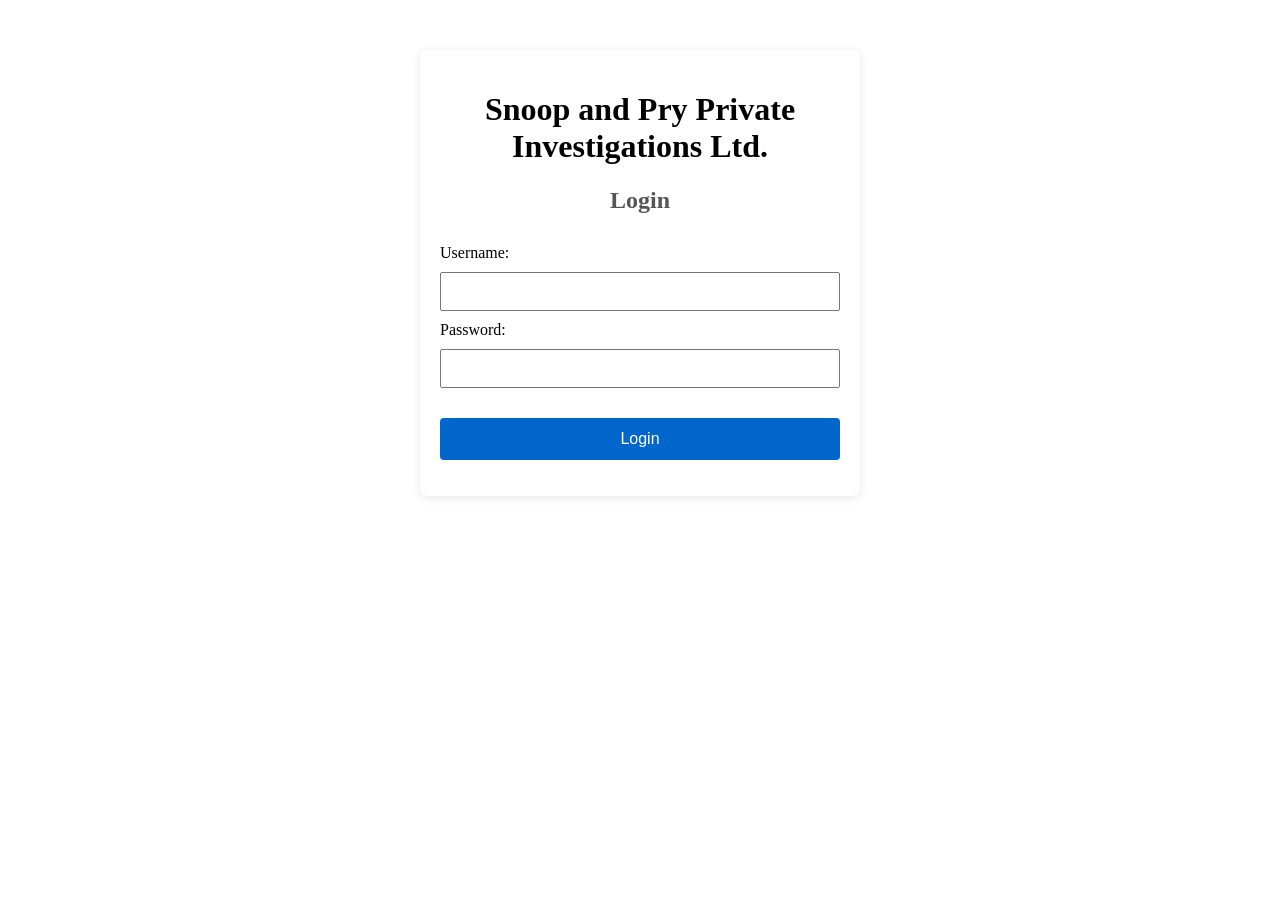
<file: Revision Website for Computer Laws/index.html>
<!DOCTYPE html>
<html lang="en">
<head>
    <meta charset="UTF-8">
    <meta name="viewport" content="width=device-width, initial-scale=1.0">
    <link rel="stylesheet" href="universal-styles.css">
    <title>Company Intranet - Login</title>
</head>
<body>
    <div style="max-width: 400px; margin: 50px auto; padding: 20px; background: white; border-radius: 8px; box-shadow: 0 2px 10px rgba(0,0,0,0.1);">
        <h1 style="text-align: center;">Snoop and Pry Private Investigations Ltd.</h1>
        <h2 style="text-align: center; color: #555;">Login</h2>
        
        <div style="margin-top: 30px;">
            <label for="username">Username:</label><br>
            <input type="text" id="username" style="width: 100%; padding: 10px; margin: 10px 0; box-sizing: border-box;"><br>
            
            <label for="password">Password:</label><br>
            <input type="password" id="password" style="width: 100%; padding: 10px; margin: 10px 0; box-sizing: border-box;"><br>
            
            <button onclick="login()" style="width: 100%; padding: 12px; margin-top: 20px; background-color: #0066cc; color: white; border: none; border-radius: 4px; cursor: pointer; font-size: 16px;">Login</button>
            <p id="loginError" style="color: red; text-align: center; margin-top: 15px;"></p>
        </div>
    </div>
    
    <script src="authenticationCode.js"></script>
</body>
</html>
</file>
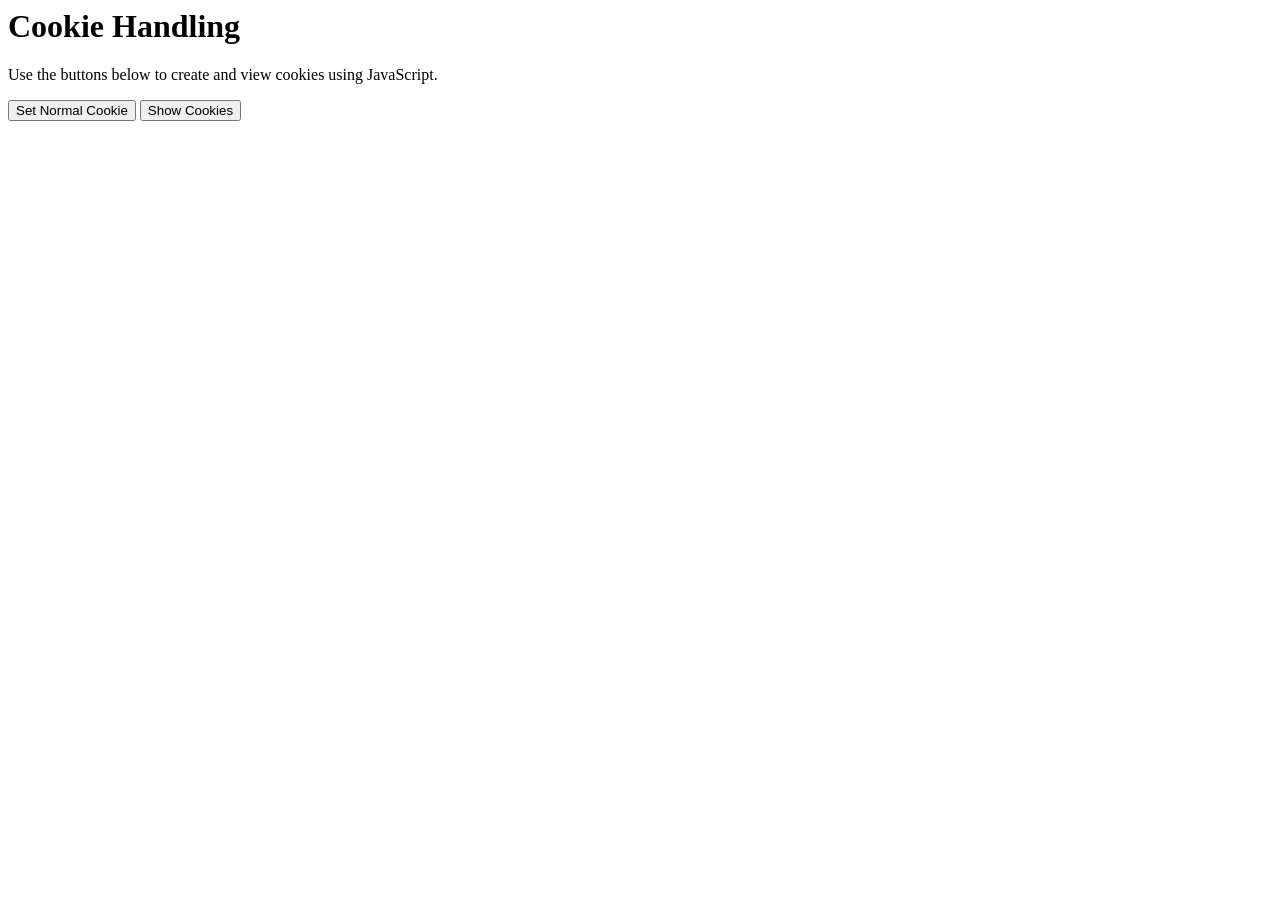
<file: Andy Website -- Cookie Demo/CookieDemoInWebsite.html>
<html>
<head>
 <title>Cookie Handling Demo</title>
</head>
<body>
  <h1>Cookie Handling</h1>
  <p>Use the buttons below to create and view cookies using JavaScript.</p>
  <button onclick="setNormalCookie()">Set Normal Cookie</button>
  <button onclick="showCookies()">Show Cookies</button>
  <pre id="output"></pre>
  <script>
  function setNormalCookie() {
      // Sets a normal cookie (JavaScript can read it)
      document.cookie = "user=Andy Stanway; path=/";
      document.getElementById("output").textContent = 
        "A cookie has been created";
    }
  function showCookies() {
      // Shows all cookies visible in JavaScript
      document.getElementById("output").textContent =
        "The following cookies are visible in JavaScript:\n" + document.cookie;
    }
  </script>
</body>
</html>
</file>
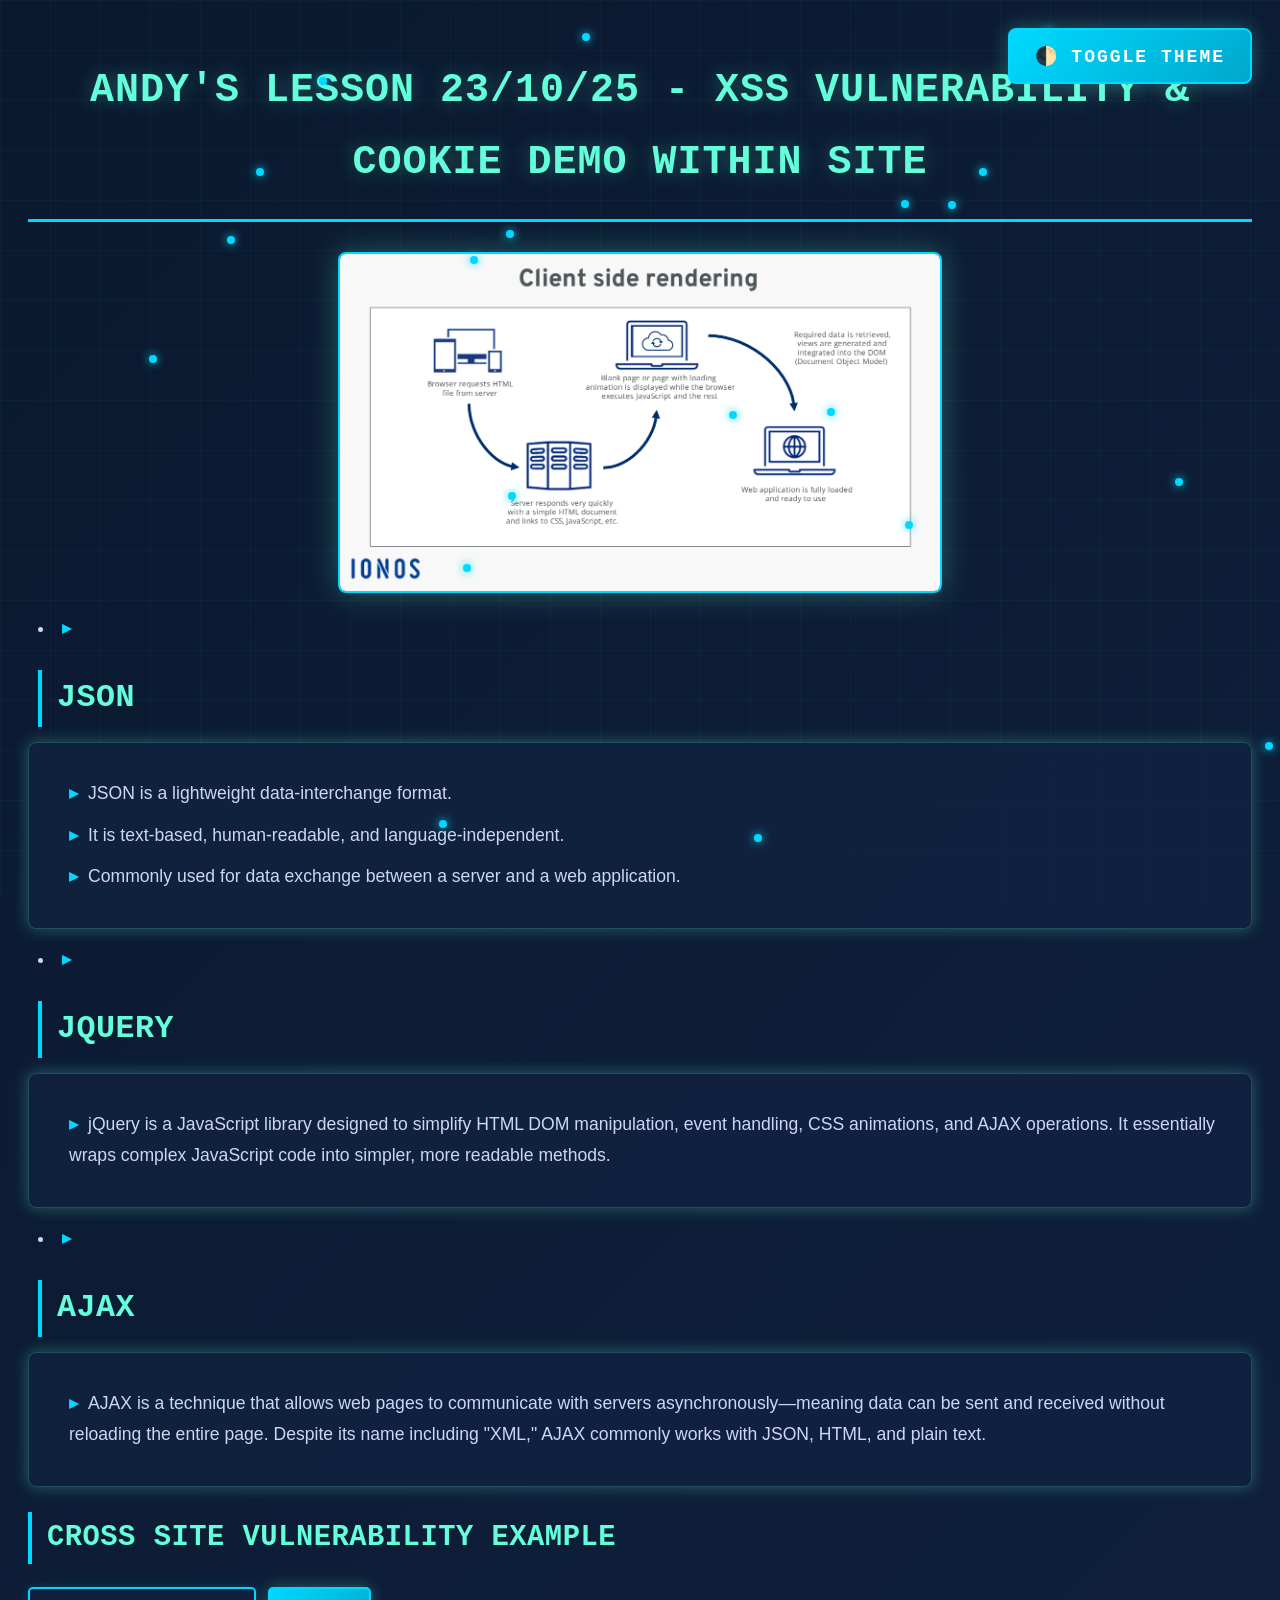
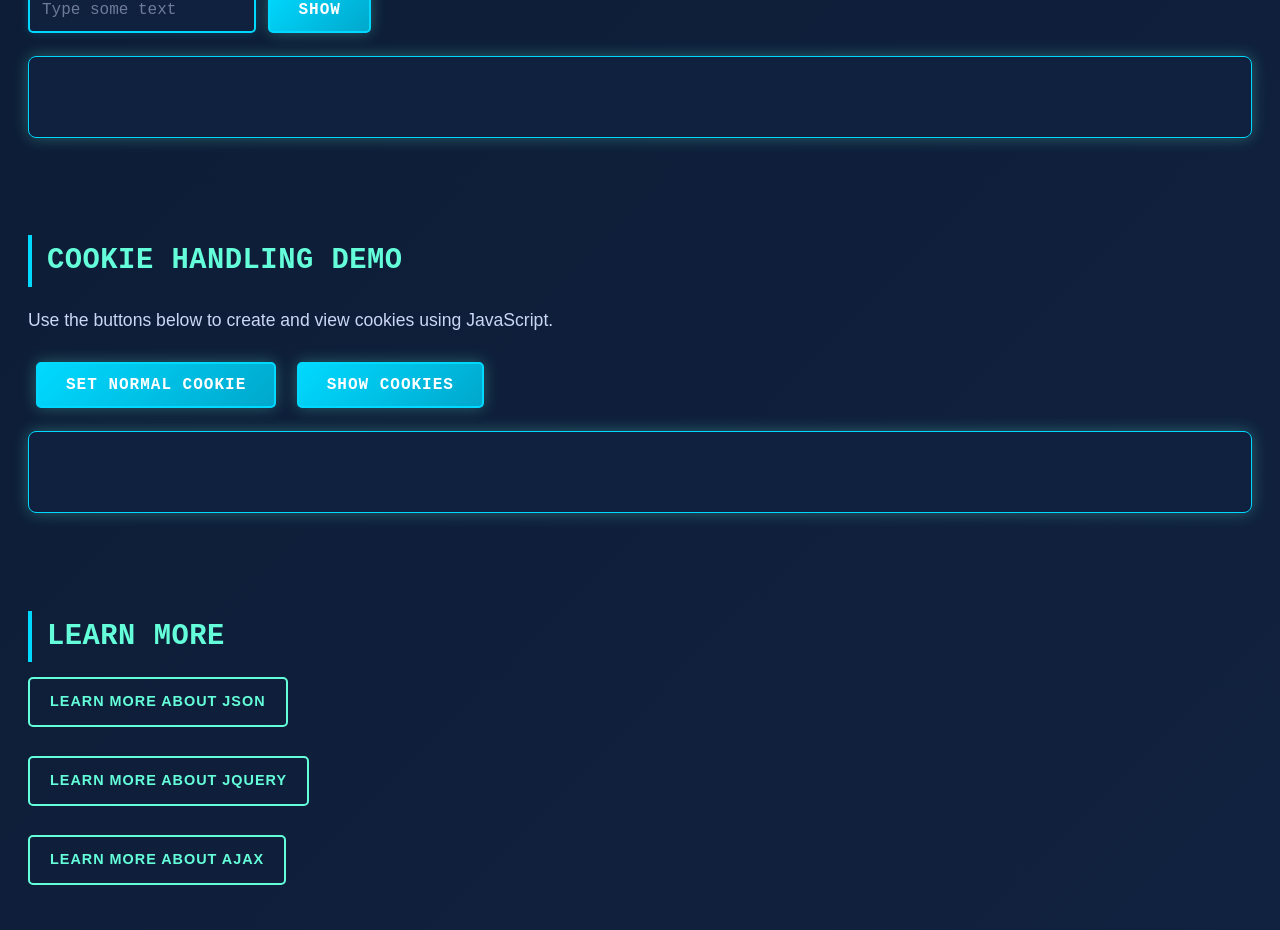
<file: Andy Website with XSS demo/andylesson23-10-25.html>
<!DOCTYPE html>
<html lang="en">
<head>
    <meta charset="UTF-8">
    <meta name="viewport" content="width=device-width, initial-scale=1">
    <title>Client-Side and Server-Side Scripts</title>
    <style>
        :root {
            --bg-gradient-1: #0a192f;
            --bg-gradient-2: #112240;
            --bg-hover-1: #1a2332;
            --bg-hover-2: #172a45;
            --text-primary: #64ffda;
            --text-secondary: #ccd6f6;
            --card-bg: rgba(17, 34, 64, 0.95);
            --button-gradient-1: #00d9ff;
            --button-gradient-2: #00a8cc;
            --link-color: #64ffda;
            --shadow-color: rgba(100, 255, 218, 0.3);
            --border-color: #00d9ff;
            --accent-cyan: #00d9ff;
            --accent-teal: #64ffda;
        }
        
        body.dark-mode {
            --bg-gradient-1: #000000;
            --bg-gradient-2: #0d1117;
            --bg-hover-1: #161b22;
            --bg-hover-2: #1f2937;
            --text-primary: #00ff88;
            --text-secondary: #c9d1d9;
            --card-bg: rgba(22, 27, 34, 0.95);
            --button-gradient-1: #ff006e;
            --button-gradient-2: #8338ec;
            --link-color: #ff006e;
            --shadow-color: rgba(255, 0, 110, 0.4);
            --border-color: #ff006e;
            --accent-cyan: #00ff88;
            --accent-teal: #00e5ff;
        }
        
        * {
            transition: background-color 0.5s ease, color 0.5s ease, border-color 0.5s ease;
        }
        
        .center-image {
            display: block;
            margin-left: auto;
            margin-right: auto;
            max-width: 100%;
            height: auto;
        }
        
        .image-container {
            text-align: center;
            margin: 20px 0;
        }
        
        /* Theme Toggle Button */
        .theme-toggle {
            position: fixed;
            top: 20px;
            right: 20px;
            z-index: 1000;
            background: linear-gradient(135deg, var(--button-gradient-1) 0%, var(--button-gradient-2) 100%);
            color: white;
            border: 2px solid var(--accent-cyan);
            padding: 15px 25px;
            font-size: 18px;
            border-radius: 8px;
            cursor: pointer;
            box-shadow: 0 0 20px var(--shadow-color);
            transition: all 0.3s ease;
            font-weight: bold;
            font-family: 'Courier New', monospace;
            text-transform: uppercase;
            letter-spacing: 2px;
        }
        
        .theme-toggle:hover {
            transform: scale(1.05);
            box-shadow: 0 0 30px var(--shadow-color);
            border-color: var(--accent-teal);
        }
        
        .theme-toggle:active {
            transform: scale(0.95);
        }
        
        /* Animated Stars for Dark Mode */
        .star {
            position: fixed;
            width: 2px;
            height: 2px;
            background: var(--accent-cyan);
            border-radius: 50%;
            animation: twinkle 3s infinite;
            pointer-events: none;
            box-shadow: 0 0 5px var(--accent-cyan);
        }
        
        @keyframes twinkle {
            0%, 100% { opacity: 0; transform: scale(1); }
            50% { opacity: 1; transform: scale(1.5); }
        }
        
        /* Animated Particles for Light Mode */
        .particle {
            position: fixed;
            width: 8px;
            height: 8px;
            background: var(--accent-cyan);
            border-radius: 50%;
            animation: float 6s infinite ease-in-out;
            pointer-events: none;
            box-shadow: 0 0 10px var(--accent-cyan);
        }
        
        @keyframes float {
            0%, 100% { transform: translateY(0) translateX(0); opacity: 0.3; }
            25% { transform: translateY(-30px) translateX(20px); opacity: 0.8; }
            50% { transform: translateY(-60px) translateX(-10px); opacity: 1; }
            75% { transform: translateY(-30px) translateX(-20px); opacity: 0.8; }
        }
        
        /* Interactive CSS Styles */
        body {
            font-family: 'Segoe UI', 'Roboto', 'Helvetica Neue', sans-serif;
            line-height: 1.8;
            padding: 20px;
            background: linear-gradient(135deg, var(--bg-gradient-1) 0%, var(--bg-gradient-2) 100%);
            transition: background 0.5s ease;
            position: relative;
            overflow-x: hidden;
            color: var(--text-secondary);
        }
        
        body:hover {
            background: linear-gradient(135deg, var(--bg-hover-1) 0%, var(--bg-hover-2) 100%);
        }
        
        h1 {
            text-align: center;
            color: var(--text-primary);
            text-shadow: 0 0 20px var(--shadow-color);
            transition: transform 0.3s ease, color 0.5s ease;
            animation: slideInDown 1s ease;
            font-size: 2.5em;
            font-weight: 700;
            letter-spacing: 1px;
            margin-bottom: 30px;
            text-transform: uppercase;
            font-family: 'Courier New', monospace;
            border-bottom: 3px solid var(--accent-cyan);
            padding-bottom: 20px;
        }
        
        @keyframes slideInDown {
            from {
                transform: translateY(-50px);
                opacity: 0;
            }
            to {
                transform: translateY(0);
                opacity: 1;
            }
        }
        
        h1:hover {
            transform: scale(1.02);
            text-shadow: 0 0 30px var(--shadow-color);
        }
        
        h2 {
            color: var(--text-primary);
            transition: color 0.3s ease, transform 0.3s ease;
            cursor: pointer;
            animation: fadeIn 1s ease;
            font-size: 1.8em;
            font-weight: 600;
            margin-top: 25px;
            margin-bottom: 15px;
            letter-spacing: 0.5px;
            font-family: 'Courier New', monospace;
            text-transform: uppercase;
            border-left: 4px solid var(--accent-cyan);
            padding-left: 15px;
        }
        
        @keyframes fadeIn {
            from { opacity: 0; }
            to { opacity: 1; }
        }
        
        h2:hover {
            color: var(--accent-cyan);
            transform: translateX(10px);
            text-shadow: 0 0 15px var(--shadow-color);
        }
        
        li {
            transition: transform 0.2s ease, color 0.2s ease;
            cursor: pointer;
            font-size: 1.1em;
            line-height: 1.8;
            margin: 10px 0;
            color: var(--text-secondary);
            position: relative;
            padding-left: 10px;
        }
        
        li:hover {
            transform: translateX(10px);
            color: var(--accent-cyan);
            font-weight: 500;
        }
        
        li:before {
            content: "▸";
            color: var(--accent-cyan);
            font-weight: bold;
            margin-right: 10px;
        }
        
        a {
            color: var(--link-color);
            text-decoration: none;
            font-weight: 600;
            padding: 10px 20px;
            border-radius: 5px;
            transition: all 0.3s ease;
            display: inline-block;
            border: 2px solid var(--link-color);
            text-transform: uppercase;
            letter-spacing: 1px;
            font-size: 0.9em;
        }
        
        a:hover {
            background-color: var(--link-color);
            color: #0a192f;
            transform: translateY(-3px);
            box-shadow: 0 5px 20px var(--shadow-color);
        }
        
        button {
            background: linear-gradient(135deg, var(--button-gradient-1) 0%, var(--button-gradient-2) 100%);
            color: white;
            border: 2px solid var(--accent-cyan);
            padding: 12px 28px;
            font-size: 16px;
            border-radius: 5px;
            cursor: pointer;
            margin: 8px;
            transition: all 0.3s ease;
            box-shadow: 0 0 15px var(--shadow-color);
            font-weight: 600;
            text-transform: uppercase;
            letter-spacing: 1px;
            font-family: 'Courier New', monospace;
        }
        
        button:hover {
            transform: translateY(-3px);
            box-shadow: 0 5px 25px var(--shadow-color);
            background: linear-gradient(135deg, var(--button-gradient-2) 0%, var(--button-gradient-1) 100%);
            border-color: var(--accent-teal);
        }
        
        button:active {
            transform: translateY(-1px);
            box-shadow: 0 2px 15px var(--shadow-color);
        }
        
        input {
            padding: 12px;
            border: 2px solid var(--border-color);
            border-radius: 5px;
            font-size: 16px;
            transition: all 0.3s ease;
            outline: none;
            background-color: var(--card-bg);
            color: var(--text-secondary);
            font-family: 'Courier New', monospace;
            box-shadow: 0 0 10px rgba(0, 217, 255, 0.2);
        }
        
        input:focus {
            border-color: var(--link-color);
            box-shadow: 0 0 20px var(--shadow-color);
            transform: scale(1.02);
        }
        
        input:hover {
            border-color: var(--link-color);
        }
        
        input::placeholder {
            color: rgba(204, 214, 246, 0.5);
        }
        
        #out, #output {
            background-color: var(--card-bg);
            padding: 20px;
            border-radius: 8px;
            margin: 15px 0;
            min-height: 40px;
            transition: all 0.3s ease;
            box-shadow: 0 0 15px var(--shadow-color);
            color: var(--text-secondary);
            border: 1px solid var(--border-color);
            font-family: 'Courier New', monospace;
            font-size: 1.05em;
        }
        
        #out:hover, #output:hover {
            box-shadow: 0 0 25px var(--shadow-color);
            transform: scale(1.01);
            border-color: var(--accent-cyan);
        }
        
        ul {
            background-color: var(--card-bg);
            padding: 25px 30px;
            border-radius: 8px;
            margin: 15px 0;
            transition: all 0.3s ease;
            box-shadow: 0 0 15px var(--shadow-color);
            animation: slideInUp 0.8s ease;
            border: 1px solid rgba(100, 255, 218, 0.2);
            list-style: none;
        }
        
        @keyframes slideInUp {
            from {
                transform: translateY(30px);
                opacity: 0;
            }
            to {
                transform: translateY(0);
                opacity: 1;
            }
        }
        
        ul:hover {
            box-shadow: 0 0 30px var(--shadow-color);
            transform: translateY(-5px);
            border-color: var(--accent-cyan);
        }
        
        img {
            transition: all 0.5s ease;
            border-radius: 8px;
            box-shadow: 0 0 30px var(--shadow-color);
            animation: zoomIn 1s ease;
            border: 2px solid var(--accent-cyan);
        }
        
        @keyframes zoomIn {
            from {
                transform: scale(0.8);
                opacity: 0;
            }
            to {
                transform: scale(1);
                opacity: 1;
            }
        }
        
        img:hover {
            transform: scale(1.03);
            box-shadow: 0 0 50px var(--shadow-color);
        }
        
        pre {
            background-color: var(--card-bg);
            border-left: 4px solid var(--border-color);
            padding: 20px;
            transition: all 0.3s ease;
            color: var(--text-secondary);
            font-family: 'Courier New', monospace;
            font-size: 1em;
            border-radius: 5px;
            box-shadow: 0 0 10px rgba(0, 0, 0, 0.3);
        }
        
        pre:hover {
            border-left-width: 8px;
            padding-left: 25px;
            box-shadow: 0 0 20px var(--shadow-color);
        }
        
        p {
            color: var(--text-secondary);
            transition: color 0.5s ease;
            font-size: 1.1em;
            line-height: 1.8;
        }
        
        /* Pulse animation for interactive elements */
        @keyframes pulse {
            0%, 100% { transform: scale(1); }
            50% { transform: scale(1.02); }
        }
        
        .pulse {
            animation: pulse 2s infinite;
        }
        
        /* Cyber grid background effect */
        body::before {
            content: "";
            position: fixed;
            top: 0;
            left: 0;
            width: 100%;
            height: 100%;
            background-image: 
                linear-gradient(rgba(100, 255, 218, 0.03) 1px, transparent 1px),
                linear-gradient(90deg, rgba(100, 255, 218, 0.03) 1px, transparent 1px);
            background-size: 50px 50px;
            pointer-events: none;
            z-index: -1;
        }
    </style>
</head>
<body>
    <!-- Theme Toggle Button -->
    <button class="theme-toggle" onclick="toggleTheme()">🌓 Toggle Theme</button>
    
    <!-- Animated Background Elements Container -->
    <div id="bg-elements"></div>
    
    <h1>Andy's Lesson 23/10/25 - XSS Vulnerability & Cookie Demo within Site</h1>
    
    <!-- Centered Image Section -->
    <div class="image-container">
        <img src="Client-side-rendering-diagram.png" alt="Image of Client-Side Scripting/Rendering" class="center-image" width="600">
    </div>
    
    <p>
<li><h2>JSON</h2></li>
<ul type="">
    <li>JSON is a lightweight data-interchange format.</li>
    <li>It is text-based, human-readable, and language-independent.</li>
    <li>Commonly used for data exchange between a server and a web application.</li>
</ul>
<li><h2>jQuery</h2></li>
<ul>
    <li>jQuery is a JavaScript library designed to simplify HTML DOM manipulation, event handling, CSS animations, and AJAX operations. It essentially wraps complex JavaScript code into simpler, more readable methods.</li>
</ul>
<li><h2>AJAX</h2></li>
<ul>
    <li>AJAX is a technique that allows web pages to communicate with servers asynchronously—meaning data can be sent and received without reloading the entire page. Despite its name including "XML," AJAX commonly works with JSON, HTML, and plain text.</li>
</ul>
 <h2>Cross site Vulnerability Example</h2>
 
    <input id="q" placeholder="Type some text" />
    <button id="go">Show</button>
    <div id="out"></div>
 
    <script>
      document.getElementById('go').onclick = function () {
        const text = document.getElementById('q').value;
        document.getElementById('out').innerHTML = "You typed: " + text;
      };
    </script>
<br></br>
<h2>Cookie Handling Demo</h2>
<p>Use the buttons below to create and view cookies using JavaScript.</p>
<button onclick="setNormalCookie()">Set Normal Cookie</button>
<button onclick="showCookies()">Show Cookies</button>
<pre id="output"></pre>
<script>
function setNormalCookie() {
    // Gets the text from the XSS input box and saves it as a cookie
    const text = document.getElementById('q').value;
    if (text) {
        document.cookie = "userInput=" + encodeURIComponent(text) + "; path=/";
        document.getElementById("output").textContent = 
          "Cookie created with value: " + text;
    } else {
        document.getElementById("output").textContent = 
          "Please type something in the text box above first!";
    }
  }
function showCookies() {
    // Shows all cookies visible in JavaScript
    const cookies = document.cookie;
    if (cookies && cookies.trim() !== '') {
        document.getElementById("output").textContent =
          "The following cookies are visible in JavaScript:\n" + cookies;
    } else {
        document.getElementById("output").textContent =
          "No cookies found. Create one first!";
    }
  }
</script>

<script>
// Theme Toggle Functionality
function toggleTheme() {
    const body = document.body;
    const bgElements = document.getElementById('bg-elements');
    
    body.classList.toggle('dark-mode');
    
    // Save preference
    if (body.classList.contains('dark-mode')) {
        localStorage.setItem('theme', 'dark');
        createStars();
    } else {
        localStorage.setItem('theme', 'light');
        createParticles();
    }
}

// Create animated stars for dark mode
function createStars() {
    const bgElements = document.getElementById('bg-elements');
    bgElements.innerHTML = '';
    
    for (let i = 0; i < 100; i++) {
        const star = document.createElement('div');
        star.className = 'star';
        star.style.left = Math.random() * 100 + '%';
        star.style.top = Math.random() * 100 + '%';
        star.style.animationDelay = Math.random() * 3 + 's';
        bgElements.appendChild(star);
    }
}

// Create animated particles for light mode
function createParticles() {
    const bgElements = document.getElementById('bg-elements');
    bgElements.innerHTML = '';
    
    for (let i = 0; i < 20; i++) {
        const particle = document.createElement('div');
        particle.className = 'particle';
        particle.style.left = Math.random() * 100 + '%';
        particle.style.top = Math.random() * 100 + '%';
        particle.style.animationDelay = Math.random() * 6 + 's';
        bgElements.appendChild(particle);
    }
}

// Load saved theme preference on page load
window.addEventListener('DOMContentLoaded', function() {
    const savedTheme = localStorage.getItem('theme');
    
    if (savedTheme === 'dark') {
        document.body.classList.add('dark-mode');
        createStars();
    } else {
        createParticles();
    }
    
    // Add pulse animation to buttons
    const buttons = document.querySelectorAll('button:not(.theme-toggle)');
    buttons.forEach(button => {
        button.addEventListener('mouseenter', function() {
            this.classList.add('pulse');
        });
        button.addEventListener('mouseleave', function() {
            this.classList.remove('pulse');
        });
    });
    
    // Interactive cursor trail effect
    let mouseX = 0, mouseY = 0;
    
    document.addEventListener('mousemove', function(e) {
        mouseX = e.clientX;
        mouseY = e.clientY;
        
        // Create trailing dot
        const dot = document.createElement('div');
        dot.style.position = 'fixed';
        dot.style.left = mouseX + 'px';
        dot.style.top = mouseY + 'px';
        dot.style.width = '5px';
        dot.style.height = '5px';
        dot.style.borderRadius = '50%';
        dot.style.background = document.body.classList.contains('dark-mode') ? '#e94560' : '#667eea';
        dot.style.pointerEvents = 'none';
        dot.style.opacity = '0.6';
        dot.style.transition = 'opacity 0.5s ease';
        dot.style.zIndex = '999';
        
        document.body.appendChild(dot);
        
        setTimeout(() => {
            dot.style.opacity = '0';
            setTimeout(() => dot.remove(), 500);
        }, 100);
    });
});
</script>
<br></br>
<h2>Learn More</h2>
<a href="https://www.w3schools.com/js/js_json.asp" target="_blank">Learn more about JSON</a>
<br></br>
<a href="https://www.w3schools.com/jquery/jquery_intro.asp" target="_blank">Learn more about jQuery</a>
<br></br>
<a href="https://www.w3schools.com/js/js_ajax_intro.asp" target="_blank">Learn more about AJAX</a>
</p>
</body>
</html>
</file>
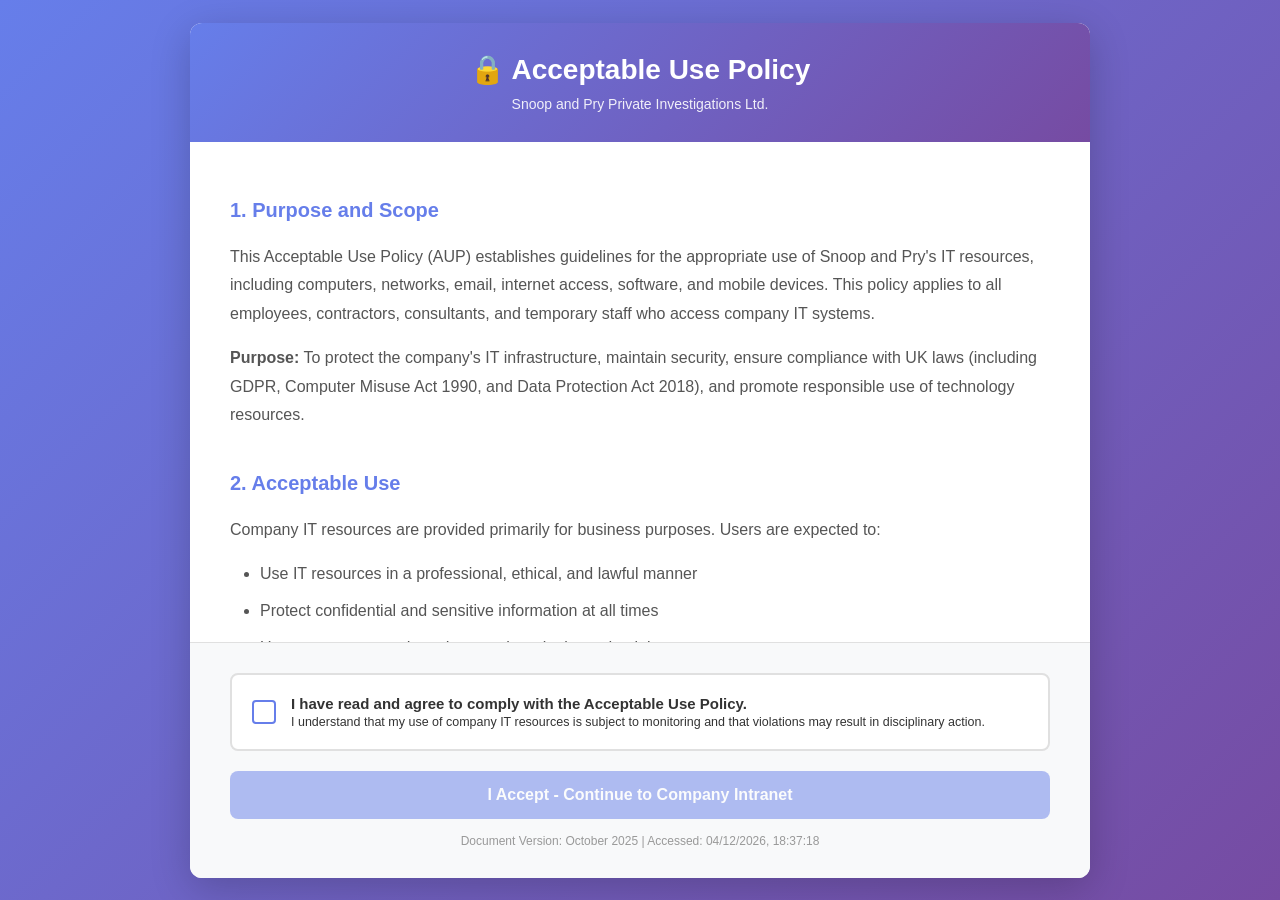
<file: Revision Website for Computer Laws/acceptableusepolicy.html>
<!DOCTYPE html>
<html lang="en">
<head>
    <meta charset="UTF-8">
    <meta name="viewport" content="width=device-width, initial-scale=1.0">
    <title>Acceptable Use Policy - Snoop and Pry Ltd.</title>
    <style>
        * {
            margin: 0;
            padding: 0;
            box-sizing: border-box;
        }

        body {
            font-family: 'Inter', -apple-system, BlinkMacSystemFont, 'Segoe UI', sans-serif;
            background: linear-gradient(135deg, #667eea 0%, #764ba2 100%);
            min-height: 100vh;
            display: flex;
            align-items: center;
            justify-content: center;
            padding: 20px;
        }

        .aup-container {
            background: white;
            max-width: 900px;
            width: 100%;
            border-radius: 12px;
            box-shadow: 0 10px 40px rgba(0, 0, 0, 0.2);
            overflow: hidden;
            animation: slideIn 0.5s ease;
        }

        @keyframes slideIn {
            from {
                opacity: 0;
                transform: translateY(-20px);
            }
            to {
                opacity: 1;
                transform: translateY(0);
            }
        }

        .aup-header {
            background: linear-gradient(135deg, #667eea 0%, #764ba2 100%);
            color: white;
            padding: 30px;
            text-align: center;
        }

        .aup-header h1 {
            font-size: 28px;
            margin-bottom: 10px;
        }

        .aup-header p {
            font-size: 14px;
            opacity: 0.9;
        }

        .aup-content {
            padding: 40px;
            max-height: 500px;
            overflow-y: auto;
            color: #333;
            line-height: 1.8;
        }

        .aup-content::-webkit-scrollbar {
            width: 8px;
        }

        .aup-content::-webkit-scrollbar-track {
            background: #f1f1f1;
            border-radius: 10px;
        }

        .aup-content::-webkit-scrollbar-thumb {
            background: #667eea;
            border-radius: 10px;
        }

        .aup-content h2 {
            color: #667eea;
            font-size: 20px;
            margin: 25px 0 15px 0;
            padding-top: 10px;
        }

        .aup-content h2:first-child {
            margin-top: 0;
        }

        .aup-content h3 {
            color: #764ba2;
            font-size: 16px;
            margin: 20px 0 10px 0;
        }

        .aup-content p {
            margin-bottom: 15px;
            color: #555;
        }

        .aup-content ul, .aup-content ol {
            margin: 15px 0 15px 30px;
        }

        .aup-content li {
            margin-bottom: 8px;
            color: #555;
        }

        .warning-box {
            background: #fff3cd;
            border-left: 4px solid #ffc107;
            padding: 15px;
            margin: 20px 0;
            border-radius: 4px;
        }

        .warning-box strong {
            color: #856404;
        }

        .danger-box {
            background: #f8d7da;
            border-left: 4px solid #dc3545;
            padding: 15px;
            margin: 20px 0;
            border-radius: 4px;
        }

        .danger-box strong {
            color: #721c24;
        }

        .aup-footer {
            background: #f8f9fa;
            padding: 30px 40px;
            border-top: 1px solid #e0e0e0;
        }

        .acceptance-section {
            display: flex;
            align-items: center;
            gap: 15px;
            margin-bottom: 20px;
            padding: 20px;
            background: white;
            border: 2px solid #e0e0e0;
            border-radius: 8px;
            cursor: pointer;
            transition: all 0.3s ease;
        }

        .acceptance-section:hover {
            border-color: #667eea;
            box-shadow: 0 2px 8px rgba(102, 126, 234, 0.2);
        }

        .acceptance-section.checked {
            border-color: #667eea;
            background: #f0f4ff;
        }

        .checkbox-custom {
            width: 24px;
            height: 24px;
            border: 2px solid #667eea;
            border-radius: 4px;
            display: flex;
            align-items: center;
            justify-content: center;
            flex-shrink: 0;
            transition: all 0.3s ease;
        }

        .acceptance-section.checked .checkbox-custom {
            background: #667eea;
        }

        .acceptance-section.checked .checkbox-custom::after {
            content: "✓";
            color: white;
            font-size: 16px;
            font-weight: bold;
        }

        .acceptance-text {
            flex: 1;
            font-size: 15px;
            color: #333;
            user-select: none;
        }

        .btn-accept {
            width: 100%;
            padding: 15px;
            background: #667eea;
            color: white;
            border: none;
            border-radius: 8px;
            font-size: 16px;
            font-weight: 600;
            cursor: pointer;
            transition: all 0.3s ease;
            opacity: 0.5;
            pointer-events: none;
        }

        .btn-accept.enabled {
            opacity: 1;
            pointer-events: all;
        }

        .btn-accept.enabled:hover {
            background: #5568d3;
            transform: translateY(-2px);
            box-shadow: 0 4px 12px rgba(102, 126, 234, 0.3);
        }

        .btn-accept.enabled:active {
            transform: translateY(0);
        }

        .timestamp {
            text-align: center;
            margin-top: 15px;
            font-size: 12px;
            color: #999;
        }
    </style>
</head>
<body>
    <div class="aup-container">
        <div class="aup-header">
            <h1>🔒 Acceptable Use Policy</h1>
            <p>Snoop and Pry Private Investigations Ltd.</p>
        </div>

        <div class="aup-content">
            <h2>1. Purpose and Scope</h2>
            <p>This Acceptable Use Policy (AUP) establishes guidelines for the appropriate use of Snoop and Pry's IT resources, including computers, networks, email, internet access, software, and mobile devices. This policy applies to all employees, contractors, consultants, and temporary staff who access company IT systems.</p>

            <p><strong>Purpose:</strong> To protect the company's IT infrastructure, maintain security, ensure compliance with UK laws (including GDPR, Computer Misuse Act 1990, and Data Protection Act 2018), and promote responsible use of technology resources.</p>

            <h2>2. Acceptable Use</h2>
            <p>Company IT resources are provided primarily for business purposes. Users are expected to:</p>
            <ul>
                <li>Use IT resources in a professional, ethical, and lawful manner</li>
                <li>Protect confidential and sensitive information at all times</li>
                <li>Use strong passwords and never share login credentials</li>
                <li>Report any security incidents or suspicious activity immediately</li>
                <li>Keep software and systems up to date</li>
                <li>Lock screens when leaving workstations unattended</li>
                <li>Use company-approved cloud storage and file-sharing services only</li>
            </ul>

            <h3>Limited Personal Use</h3>
            <p>Minimal personal use of IT resources is permitted during breaks, provided it:</p>
            <ul>
                <li>Does not interfere with work responsibilities</li>
                <li>Does not consume excessive bandwidth or resources</li>
                <li>Complies with all other policy provisions</li>
                <li>Does not involve prohibited activities listed below</li>
            </ul>

            <h2>3. Prohibited Activities</h2>

            <div class="danger-box">
                <strong>⚠️ Strictly Forbidden - Violations May Result in Disciplinary Action or Termination</strong>
            </div>

            <p>The following activities are explicitly prohibited when using company IT resources:</p>

            <h3>Security and Legal Violations</h3>
            <ul>
                <li>Attempting to gain unauthorized access to systems, networks, or data</li>
                <li>Circumventing security controls or authentication mechanisms</li>
                <li>Installing unauthorized software, including pirated or unlicensed applications</li>
                <li>Downloading or sharing malware, viruses, or malicious code</li>
                <li>Using personal cloud storage (Dropbox, Google Drive, etc.) for work files</li>
                <li>Connecting unauthorized devices to the company network</li>
                <li>Disabling or tampering with security software (antivirus, firewall, etc.)</li>
            </ul>

            <h3>Data and Confidentiality Breaches</h3>
            <ul>
                <li>Sharing case files, client information, or company data with unauthorized persons</li>
                <li>Emailing confidential information to personal email accounts</li>
                <li>Using unsecured public WiFi for work-related activities</li>
                <li>Storing sensitive data on personal devices without encryption</li>
                <li>Taking photographs or screenshots of confidential information</li>
                <li>Discussing cases or clients in public places or on social media</li>
            </ul>

            <h3>Inappropriate Content and Behavior</h3>
            <ul>
                <li>Accessing, downloading, or distributing illegal, offensive, or pornographic material</li>
                <li>Engaging in harassment, bullying, or discrimination via email or messaging</li>
                <li>Sending threatening, abusive, or defamatory communications</li>
                <li>Posting negative comments about the company on social media</li>
                <li>Using company email for chain letters, spam, or personal solicitations</li>
                <li>Gambling, gaming, or streaming video during work hours (except work-related)</li>
            </ul>

            <h3>Misuse of Resources</h3>
            <ul>
                <li>Using company IT resources for personal business ventures or side jobs</li>
                <li>Excessive personal internet browsing or shopping during work time</li>
                <li>Running personal cryptocurrency mining or file-sharing services</li>
                <li>Monopolizing bandwidth with large personal downloads/uploads</li>
                <li>Using company printers for excessive personal printing</li>
            </ul>

            <h2>4. Email and Communication Guidelines</h2>
            <ul>
                <li><strong>Professional Tone:</strong> All company communications must be professional and respectful</li>
                <li><strong>Encryption:</strong> Sensitive information must be sent using encrypted email</li>
                <li><strong>External Communications:</strong> Exercise caution when emailing outside the organization</li>
                <li><strong>Phishing Awareness:</strong> Never click suspicious links or open unexpected attachments</li>
                <li><strong>Auto-Forwarding:</strong> Do not auto-forward company emails to personal accounts</li>
                <li><strong>Retention:</strong> Email retention policies must be followed (7-year minimum for case files)</li>
            </ul>

            <h2>5. Mobile Devices and Remote Access</h2>
            <ul>
                <li>Company-issued mobile devices must be password-protected with minimum 6-digit PIN</li>
                <li>Remote access only permitted via company-approved VPN with 2FA enabled</li>
                <li>Lost or stolen devices must be reported immediately to IT Security</li>
                <li>Personal devices (BYOD) must meet minimum security standards if accessing work email</li>
                <li>Do not jailbreak or root company-issued devices</li>
            </ul>

            <h2>6. Social Media and Online Presence</h2>
            <ul>
                <li>Do not disclose confidential company or client information on social media</li>
                <li>Personal social media posts should not reference ongoing investigations</li>
                <li>Clearly distinguish personal opinions from company positions</li>
                <li>Do not "friend" or connect with investigation subjects on social media</li>
                <li>Report any suspicious social media contact or potential social engineering attempts</li>
            </ul>

            <h2>7. Software and Licensing</h2>
            <ul>
                <li>Only IT-approved software may be installed on company devices</li>
                <li>All software must be properly licensed</li>
                <li>Do not use personal software licenses on company devices</li>
                <li>Report any unlicensed software discovered on company systems</li>
            </ul>

            <div class="warning-box">
                <strong>⚠️ Monitoring Notice:</strong> Snoop and Pry reserves the right to monitor all use of IT resources, including email, internet browsing, and file access. Users have no expectation of privacy when using company IT systems. Monitoring is conducted in accordance with UK law and the Information Commissioner's Office (ICO) Employment Practices Code.
            </div>

            <h2>8. Consequences of Policy Violations</h2>
            <p>Violations of this Acceptable Use Policy will be taken seriously and may result in:</p>
            <ul>
                <li><strong>First Minor Offense:</strong> Verbal warning and mandatory retraining</li>
                <li><strong>Second Minor Offense:</strong> Written warning placed in personnel file</li>
                <li><strong>Serious Violation:</strong> Suspension without pay and final written warning</li>
                <li><strong>Gross Misconduct:</strong> Immediate termination of employment</li>
                <li><strong>Criminal Activity:</strong> Termination and referral to law enforcement</li>
            </ul>

            <p>Examples of gross misconduct include: deliberate data breaches, hacking attempts, installing malware, accessing illegal content, or using company resources for illegal activities.</p>

            <h2>9. Reporting Security Incidents</h2>
            <p>If you suspect a security breach, receive a phishing email, or witness policy violations, immediately contact:</p>
            <ul>
                <li><strong>IT Security Team:</strong> itsecurity@snoopandpry.co.uk | Ext: 2400</li>
                <li><strong>24/7 Security Hotline:</strong> 0800-SECURITY</li>
                <li><strong>Data Protection Officer:</strong> dpo@snoopandpry.co.uk | Ext: 2301</li>
            </ul>

            <h2>10. Acknowledgment and Agreement</h2>
            <p>By checking the box below and clicking "I Accept," you acknowledge that you have read, understood, and agree to comply with this Acceptable Use Policy. You understand that violations may result in disciplinary action up to and including termination of employment.</p>
        </div>

        <div class="aup-footer">
            <div class="acceptance-section" id="acceptanceBox" onclick="toggleAcceptance()">
                <div class="checkbox-custom"></div>
                <div class="acceptance-text">
                    <strong>I have read and agree to comply with the Acceptable Use Policy.</strong><br>
                    <small>I understand that my use of company IT resources is subject to monitoring and that violations may result in disciplinary action.</small>
                </div>
            </div>

            <button class="btn-accept" id="acceptBtn" onclick="acceptPolicy()">
                I Accept - Continue to Company Intranet
            </button>

            <div class="timestamp" id="timestamp"></div>
        </div>
    </div>

    <script>
        let isAccepted = false;

        function toggleAcceptance() {
            isAccepted = !isAccepted;
            const acceptanceBox = document.getElementById('acceptanceBox');
            const acceptBtn = document.getElementById('acceptBtn');

            if (isAccepted) {
                acceptanceBox.classList.add('checked');
                acceptBtn.classList.add('enabled');
            } else {
                acceptanceBox.classList.remove('checked');
                acceptBtn.classList.remove('enabled');
            }
        }

        function acceptPolicy() {
            if (!isAccepted) {
                return;
            }

            // Store acceptance in session storage
            const acceptanceData = {
                accepted: true,
                timestamp: new Date().toISOString(),
                userAgent: navigator.userAgent
            };

            sessionStorage.setItem('aupAccepted', JSON.stringify(acceptanceData));

            // Redirect to the company policies page
            window.location.href = 'revisionpage1rich.html';
        }

        // Check if user already accepted in this session
        window.addEventListener('DOMContentLoaded', function() {
            const acceptance = sessionStorage.getItem('aupAccepted');
            if (acceptance) {
                const data = JSON.parse(acceptance);
                // If already accepted in this session, redirect automatically
                window.location.href = 'revisionpage1rich.html';
            }

            // Display current timestamp
            const now = new Date();
            document.getElementById('timestamp').textContent = 
                'Document Version: October 2025 | Accessed: ' + now.toLocaleString('en-GB');
        });
    </script>
</body>
</html>
</file>
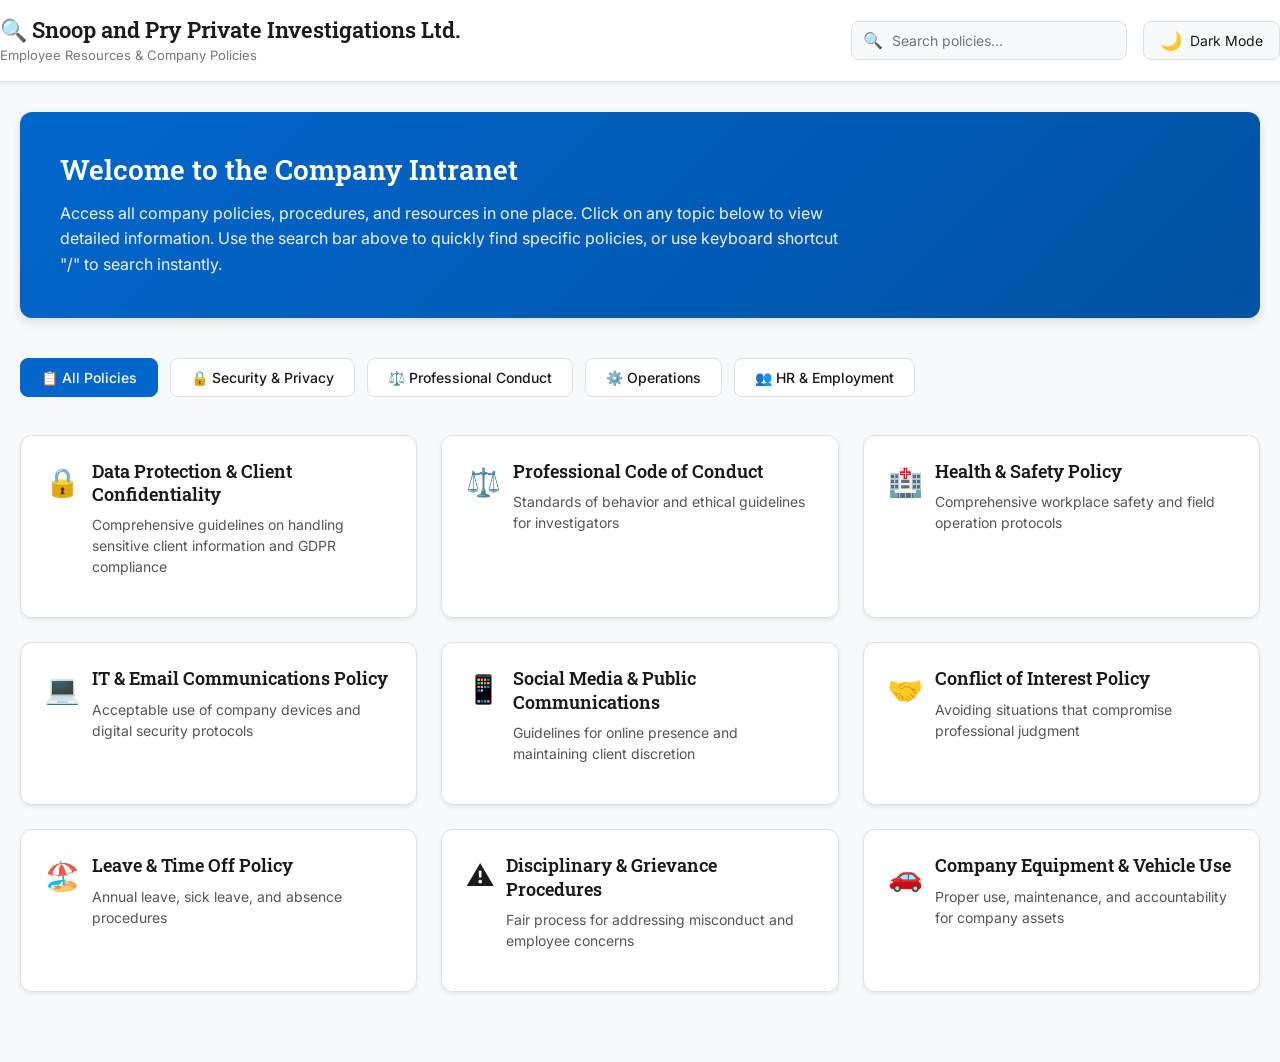
<file: Revision Website for Computer Laws/revisionpage1rich.html>
<!DOCTYPE html>
<html lang="en">
<head>
    <meta charset="UTF-8">
    <meta name="viewport" content="width=device-width, initial-scale=1.0">
    <link rel="stylesheet" href="universal-styles.css">
    <link rel="preconnect" href="https://fonts.googleapis.com">
    <link rel="preconnect" href="https://fonts.gstatic.com" crossorigin>
    <link href="https://fonts.googleapis.com/css2?family=Inter:wght@300;400;500;600;700&family=Roboto+Slab:wght@400;600;700&display=swap" rel="stylesheet">
    <title>Company Intranet - Snoop and Pry Ltd.</title>
    <style>
        :root {
            --bg-primary: #ffffff;
            --bg-secondary: #f8f9fa;
            --bg-card: #ffffff;
            --text-primary: #1a1a1a;
            --text-secondary: #555555;
            --text-muted: #777777;
            --accent-primary: #0066cc;
            --accent-hover: #0052a3;
            --border-color: #e0e0e0;
            --shadow-sm: 0 2px 4px rgba(0,0,0,0.08);
            --shadow-md: 0 4px 12px rgba(0,0,0,0.12);
            --shadow-lg: 0 8px 24px rgba(0,0,0,0.15);
            --success-color: #10b981;
            --warning-color: #f59e0b;
            --danger-color: #ef4444;
            --info-color: #3b82f6;
        }

        .dark-mode {
            --bg-primary: #0f1419;
            --bg-secondary: #1a1f26;
            --bg-card: #1e2531;
            --text-primary: #e8e8e8;
            --text-secondary: #b8b8b8;
            --text-muted: #8899a6;
            --accent-primary: #3b9dff;
            --accent-hover: #5ab0ff;
            --border-color: #2d3748;
            --shadow-sm: 0 2px 4px rgba(0,0,0,0.3);
            --shadow-md: 0 4px 12px rgba(0,0,0,0.4);
            --shadow-lg: 0 8px 24px rgba(0,0,0,0.5);
        }

        * {
            margin: 0;
            padding: 0;
            box-sizing: border-box;
        }

        body {
            font-family: 'Inter', -apple-system, BlinkMacSystemFont, 'Segoe UI', sans-serif;
            background-color: var(--bg-secondary);
            color: var(--text-primary);
            line-height: 1.6;
            transition: background-color 0.3s ease, color 0.3s ease;
        }

        h1, h2, h3 {
            font-family: 'Roboto Slab', Georgia, serif;
            font-weight: 600;
            line-height: 1.3;
        }

        .page-wrapper {
            max-width: 1400px;
            margin: 0 auto;
            padding: 20px;
        }

        /* Navigation Bar */
        .navbar {
            background: var(--bg-card);
            border-bottom: 1px solid var(--border-color);
            padding: 0;
            margin: -20px -20px 30px -20px;
            box-shadow: var(--shadow-sm);
            position: sticky;
            top: 0;
            z-index: 1000;
            transition: all 0.3s ease;
        }

        .navbar-content {
            max-width: 1400px;
            margin: 0 auto;
            padding: 16px 20px;
            display: flex;
            justify-content: space-between;
            align-items: center;
            gap: 20px;
        }

        .navbar-brand {
            display: flex;
            align-items: center;
            gap: 12px;
        }

        .navbar-brand h1 {
            font-size: 22px;
            color: var(--text-primary);
            margin: 0;
        }

        .navbar-subtitle {
            font-size: 13px;
            color: var(--text-muted);
            font-weight: 400;
        }

        .navbar-controls {
            display: flex;
            align-items: center;
            gap: 16px;
        }

        /* Theme Toggle Button */
        .theme-toggle {
            background: var(--bg-secondary);
            border: 1px solid var(--border-color);
            border-radius: 8px;
            padding: 8px 16px;
            cursor: pointer;
            display: flex;
            align-items: center;
            gap: 8px;
            font-family: 'Inter', sans-serif;
            font-size: 14px;
            color: var(--text-primary);
            transition: all 0.2s ease;
        }

        .theme-toggle:hover {
            background: var(--accent-primary);
            color: white;
            border-color: var(--accent-primary);
            transform: translateY(-1px);
        }

        .theme-icon {
            font-size: 18px;
        }

        /* Search Bar */
        .search-container {
            position: relative;
            flex: 1;
            max-width: 400px;
        }

        .search-input {
            width: 100%;
            padding: 10px 16px 10px 40px;
            border: 1px solid var(--border-color);
            border-radius: 8px;
            background: var(--bg-secondary);
            color: var(--text-primary);
            font-family: 'Inter', sans-serif;
            font-size: 14px;
            transition: all 0.2s ease;
        }

        .search-input:focus {
            outline: none;
            border-color: var(--accent-primary);
            box-shadow: 0 0 0 3px rgba(59, 157, 255, 0.1);
        }

        .search-icon {
            position: absolute;
            left: 12px;
            top: 50%;
            transform: translateY(-50%);
            color: var(--text-muted);
        }

        /* Welcome Banner */
        .welcome-banner {
            background: linear-gradient(135deg, var(--accent-primary) 0%, #0052a3 100%);
            color: white;
            padding: 40px;
            border-radius: 12px;
            margin-bottom: 40px;
            box-shadow: var(--shadow-md);
        }

        .welcome-banner h2 {
            font-size: 28px;
            margin-bottom: 12px;
            color: white;
        }

        .welcome-banner p {
            font-size: 16px;
            opacity: 0.95;
            max-width: 800px;
        }

        /* Category Tabs */
        .category-tabs {
            display: flex;
            gap: 12px;
            margin-bottom: 30px;
            overflow-x: auto;
            padding-bottom: 8px;
        }

        .category-tab {
            background: var(--bg-card);
            border: 1px solid var(--border-color);
            color: var(--text-primary);
            padding: 10px 20px;
            border-radius: 8px;
            cursor: pointer;
            font-family: 'Inter', sans-serif;
            font-size: 14px;
            font-weight: 500;
            white-space: nowrap;
            transition: all 0.2s ease;
        }

        .category-tab:hover {
            background: var(--accent-primary);
            color: white;
            border-color: var(--accent-primary);
            transform: translateY(-2px);
            box-shadow: var(--shadow-sm);
        }

        .category-tab.active {
            background: var(--accent-primary);
            color: white;
            border-color: var(--accent-primary);
        }

        /* Topic Grid */
        .topic-grid {
            display: grid;
            grid-template-columns: repeat(auto-fill, minmax(350px, 1fr));
            gap: 24px;
            margin: 30px 0;
        }

        .topic-card {
            background: var(--bg-card);
            border: 1px solid var(--border-color);
            border-radius: 12px;
            padding: 24px;
            cursor: pointer;
            transition: all 0.3s ease;
            box-shadow: var(--shadow-sm);
        }

        .topic-card:hover {
            transform: translateY(-4px);
            box-shadow: var(--shadow-lg);
            border-color: var(--accent-primary);
        }

        .topic-header {
            display: flex;
            align-items: flex-start;
            gap: 12px;
            margin-bottom: 16px;
        }

        .topic-icon {
            font-size: 28px;
            flex-shrink: 0;
        }

        .topic-card h3 {
            color: var(--text-primary);
            font-size: 18px;
            margin-bottom: 8px;
        }

        .topic-card p {
            color: var(--text-secondary);
            font-size: 14px;
            line-height: 1.5;
        }

        .topic-content {
            display: none;
            background: var(--bg-secondary);
            border-left: 4px solid var(--accent-primary);
            padding: 24px;
            margin-top: 20px;
            border-radius: 8px;
            animation: slideDown 0.3s ease;
        }

        @keyframes slideDown {
            from {
                opacity: 0;
                transform: translateY(-10px);
            }
            to {
                opacity: 1;
                transform: translateY(0);
            }
        }

        

        .topic-content strong {
            color: var(--accent-primary);
            font-weight: 600;
            display: block;
            margin-bottom: 8px;
            font-size: 16px;
        }

        .topic-content ul {
            margin: 12px 0;
            padding-left: 24px;
        }

        .topic-content li {
            margin: 8px 0;
            color: var(--text-secondary);
            line-height: 1.6;
        }

        /* Info Boxes */
        .info-box {
            background: var(--bg-card);
            border-left: 4px solid var(--info-color);
            padding: 16px;
            margin: 16px 0;
            border-radius: 4px;
        }

        .warning-box {
            background: rgba(245, 158, 11, 0.1);
            border-left: 4px solid var(--warning-color);
            padding: 16px;
            margin: 16px 0;
            border-radius: 4px;
        }

        .success-box {
            background: rgba(16, 185, 129, 0.1);
            border-left: 4px solid var(--success-color);
            padding: 16px;
            margin: 16px 0;
            border-radius: 4px;
        }

        .danger-box {
            background: rgba(239, 68, 68, 0.1);
            border-left: 4px solid var(--danger-color);
            padding: 16px;
            margin: 16px 0;
            border-radius: 4px;
        }

        /* Expandable Sections */
        .expandable-section {
            margin: 16px 0;
        }

        .expand-btn {
            background: var(--accent-primary);
            color: white;
            border: none;
            padding: 8px 16px;
            border-radius: 6px;
            cursor: pointer;
            font-size: 13px;
            font-weight: 500;
            transition: all 0.2s ease;
            margin-top: 8px;
        }

        .expand-btn:hover {
            background: var(--accent-hover);
            transform: scale(1.05);
        }

        .hidden-content {
            display: none;
            margin-top: 12px;
            padding-top: 12px;
            border-top: 1px solid var(--border-color);
        }

        .hidden-content.show {
            display: block;
            animation: fadeIn 0.3s ease;
        }

        @keyframes fadeIn {
            from { opacity: 0; }
            to { opacity: 1; }
        }

        /* Progress Indicator */
        .progress-indicator {
            height: 6px;
            background: var(--bg-secondary);
            border-radius: 10px;
            margin: 12px 0;
            overflow: hidden;
        }

        .progress-bar {
            height: 100%;
            background: linear-gradient(90deg, var(--accent-primary), var(--success-color));
            border-radius: 10px;
            transition: width 0.3s ease;
        }

        /* Tables */
        table {
            width: 100%;
            border-collapse: collapse;
            margin: 16px 0;
        }

        table th {
            background: var(--accent-primary);
            color: white;
            padding: 12px;
            text-align: left;
            font-weight: 600;
        }

        table td {
            padding: 12px;
            border-bottom: 1px solid var(--border-color);
        }

        table tr:hover {
            background: var(--bg-secondary);
        }

        /* Back to Top Button */
        .back-to-top {
            position: fixed;
            bottom: 30px;
            right: 30px;
            background: var(--accent-primary);
            color: white;
            border: none;
            border-radius: 50%;
            width: 50px;
            height: 50px;
            font-size: 24px;
            cursor: pointer;
            opacity: 0;
            transition: all 0.3s ease;
            box-shadow: var(--shadow-md);
            z-index: 999;
        }

        .back-to-top.visible {
            opacity: 1;
        }

        .back-to-top:hover {
            background: var(--accent-hover);
            transform: translateY(-3px);
            box-shadow: var(--shadow-lg);
        }

        /* Responsive Design */
        @media (max-width: 768px) {
            .navbar-content {
                flex-direction: column;
                align-items: stretch;
            }

            .search-container {
                max-width: 100%;
            }

            .topic-grid {
                grid-template-columns: 1fr;
            }

            .welcome-banner {
                padding: 24px;
            }

            .welcome-banner h2 {
                font-size: 22px;
            }

            table {
                font-size: 13px;
            }

            table th, table td {
                padding: 8px;
            }
        }

        /* Print Styles */
        @media print {
            .navbar, .theme-toggle, .back-to-top, .category-tabs, .expand-btn {
                display: none;
            }

            .topic-content, .hidden-content {
                display: block !important;
            }
        }
	function toggleContent(topicId) {
            const content = document.getElementById(topicId);
            const clickedCard = content.closest('.topic-card');
            const allContents = document.querySelectorAll('.topic-content');
            const allCards = document.querySelectorAll('.topic-card');
            const infoGrid = document.querySelector('.info-grid');

            const isCurrentlyActive = content.classList.contains('active');

            // Close all other topics
            allContents.forEach(item => {
                if (item.id !== topicId) {
                    item.classList.remove('active');
                    item.closest('.topic-card').classList.remove('active-card');
                }
            });

            // Toggle the clicked topic
            if (isCurrentlyActive) {
                content.classList.remove('active');
                clickedCard.classList.remove('active-card');
                infoGrid.classList.remove('has-active');
            } else {
                content.classList.add('active');
                clickedCard.classList.add('active-card');
                infoGrid.classList.add('has-active');

                // Smooth scroll to the content
                setTimeout(() => {
                    content.scrollIntoView({ behavior: 'smooth', block: 'nearest' });
                }, 100);
            }
        }

    </style>
</head>
<body>
    <!-- Navigation Bar -->
    <nav 
        /* IMPROVED CONTENT LAYOUT - Better spreading and readability */

        /* Enhanced topic content with better spreading */
        .topic-content.active {
            display: block;
            max-width: 1100px;
            width: 95%;
            margin: 20px auto;
            padding: 35px 45px;
            line-height: 1.8;
        }

        /* Improved spacing for content elements */
        .topic-content.active h2,
        .topic-content.active h3,
        .topic-content.active h4 {
            margin-top: 25px;
            margin-bottom: 15px;
        }

        .topic-content.active p {
            margin: 16px 0;
        }

        .topic-content.active ul,
        .topic-content.active ol {
            margin: 16px 0;
            padding-left: 25px;
        }

        .topic-content.active li {
            margin-bottom: 10px;
        }

        /* Tables spread across full width */
        .topic-content.active table {
            width: 100%;
            margin: 20px 0;
            border-collapse: collapse;
        }

        .topic-content.active table th,
        .topic-content.active table td {
            padding: 12px 15px;
        }

        /* Better spacing for info boxes */
        .topic-content.active .info-box,
        .topic-content.active .warning-box,
        .topic-content.active .danger-box,
        .topic-content.active .success-box {
            margin: 25px 0;
            padding: 20px;
        }

        /* Expandable sections with better spacing */
        .topic-content.active .expandable-section {
            margin: 20px 0;
        }



        /* Responsive adjustments */
        @media (min-width: 1400px) {
            .topic-content.active {
                max-width: 1200px;
            }
        }

        @media (max-width: 768px) {
            .topic-content.active {
                width: 100%;
                padding: 25px 20px;
            }
        }

class="navbar">
        <div class="navbar-content">
            <div class="navbar-brand">
                <div>
                    <h1>🔍 Snoop and Pry Private Investigations Ltd.</h1>
                    <div class="navbar-subtitle">Employee Resources & Company Policies</div>
                </div>
            </div>
            <div class="navbar-controls">
                <div class="search-container">
                    <span class="search-icon">🔍</span>
                    <input type="text" id="searchInput" class="search-input" placeholder="Search policies..." title="Press / to focus">
                </div>
                <button class="theme-toggle" onclick="toggleTheme()" aria-label="Toggle dark mode">
                    <span class="theme-icon" id="themeIcon">🌙</span>
                    <span id="themeText">Dark Mode</span>
                </button>
            </div>
        </div>
    </nav>

    <div class="page-wrapper">
        <!-- Welcome Banner -->
        <div class="welcome-banner">
            <h2>Welcome to the Company Intranet</h2>
            <p>Access all company policies, procedures, and resources in one place. Click on any topic below to view detailed information. Use the search bar above to quickly find specific policies, or use keyboard shortcut "/" to search instantly.</p>
        </div>

        <!-- Category Tabs -->
        <div class="category-tabs">
            <button class="category-tab active" onclick="filterCategory('all')">📋 All Policies</button>
            <button class="category-tab" onclick="filterCategory('security')">🔒 Security & Privacy</button>
            <button class="category-tab" onclick="filterCategory('conduct')">⚖️ Professional Conduct</button>
            <button class="category-tab" onclick="filterCategory('operations')">⚙️ Operations</button>
            <button class="category-tab" onclick="filterCategory('hr')">👥 HR & Employment</button>
        </div>

        <!-- Topic Grid -->
        <div class="topic-grid" id="topicGrid">
            <!-- Topic 1: Data Protection (MASSIVELY EXPANDED) -->
            <div class="topic-card" data-category="security" onclick="toggleContent('topic1')">
                <div class="topic-header">
                    <span class="topic-icon">🔒</span>
                    <div>
                        <h3>Data Protection & Client Confidentiality</h3>
                        <p>Comprehensive guidelines on handling sensitive client information and GDPR compliance</p>
                    </div>
                </div>
                <div id="topic1" class="topic-content">
                    <strong>📖 Policy Overview</strong>
                    As a private investigations firm, we handle highly sensitive personal data daily. All employees must comply with UK GDPR (Data Protection Act 2018) and maintain the highest standards of confidentiality. Non-compliance can result in fines up to £17.5 million or 4% of annual turnover.<br><br>

                    <div class="info-box">
                        <strong>💡 Key Fact:</strong> The UK ICO reported over 2,500 data breach notifications in 2024. Proper training and procedures are essential to avoid becoming a statistic.
                    </div>

                    <strong>🎯 What is Personal Data?</strong>
                    <ul>
                        <li><strong>Basic identifiers:</strong> Names, addresses, phone numbers, email addresses</li>
                        <li><strong>Sensitive data:</strong> Financial information, health records, criminal records</li>
                        <li><strong>Digital identifiers:</strong> IP addresses, device IDs, location data</li>
                        <li><strong>Biometric data:</strong> Photos, fingerprints, voice recordings</li>
                        <li><strong>Online identifiers:</strong> Social media profiles, usernames, cookies</li>
                    </ul>

                    <strong>🔐 Seven Principles of Data Protection</strong>
                    <table>
                        <tr>
                            <th>Principle</th>
                            <th>What It Means</th>
                        </tr>
                        <tr>
                            <td><strong>1. Lawfulness</strong></td>
                            <td>Must have legal basis (consent, contract, legal obligation, vital interests, public task, or legitimate interests)</td>
                        </tr>
                        <tr>
                            <td><strong>2. Purpose Limitation</strong></td>
                            <td>Only collect data for specific, explicit purposes - no "just in case"</td>
                        </tr>
                        <tr>
                            <td><strong>3. Data Minimisation</strong></td>
                            <td>Collect only what's necessary for the investigation</td>
                        </tr>
                        <tr>
                            <td><strong>4. Accuracy</strong></td>
                            <td>Keep records up-to-date and correct errors immediately</td>
                        </tr>
                        <tr>
                            <td><strong>5. Storage Limitation</strong></td>
                            <td>Delete data once it's no longer needed (standard: 7 years)</td>
                        </tr>
                        <tr>
                            <td><strong>6. Security</strong></td>
                            <td>Protect against unauthorized access, loss, or damage</td>
                        </tr>
                        <tr>
                            <td><strong>7. Accountability</strong></td>
                            <td>Demonstrate compliance through documentation</td>
                        </tr>
                    </table>

                    <strong>✅ Mandatory Security Requirements</strong>
                    <ul>
                        <li>All digital files encrypted with AES-256 minimum standard</li>
                        <li>Physical files locked in secure cabinets with restricted key access</li>
                        <li>USB drives and portable storage must be encrypted and registered</li>
                        <li>Case files accessed only on need-to-know basis - documented each time</li>
                        <li>Remote access only via company VPN with 2FA authentication</li>
                        <li>Shred all physical documents using cross-cut shredders (minimum DIN P-4)</li>
                        <li>Clean desk policy enforced - no sensitive materials visible when unattended</li>
                    </ul>

                    <div class="warning-box">
                        <strong>⚠️ Common Data Breach Scenarios:</strong><br>
                        • Sending case files to wrong email recipient<br>
                        • Discussing cases in public places<br>
                        • Leaving files in car or public transport<br>
                        • Using unsecured public WiFi for work<br>
                        • Sharing login credentials with colleagues<br>
                        • Failing to lock laptop when away from desk
                    </div>

                    <div class="expandable-section">
                        <button class="expand-btn" onclick="toggleExtra('breach-procedure')">📋 Data Breach Response Procedure</button>
                        <div id="breach-procedure" class="hidden-content">
                            <strong>Immediate Actions (Within 1 Hour):</strong>
                            <ol>
                                <li>Stop the breach if possible (e.g., recall email, secure physical documents)</li>
                                <li>Notify your line manager and Data Protection Officer immediately</li>
                                <li>Document exactly what happened, when, and what data was involved</li>
                                <li>Do not attempt to cover up or delay reporting</li>
                            </ol>

                            <strong>Within 24 Hours:</strong>
                            <ul>
                                <li>DPO assesses severity and risk to data subjects</li>
                                <li>Contain the breach and prevent further data loss</li>
                                <li>Begin investigation into root cause</li>
                            </ul>

                            <strong>Within 72 Hours:</strong>
                            <ul>
                                <li>Report to ICO if risk to individuals' rights and freedoms</li>
                                <li>Notify affected individuals if high risk of harm</li>
                                <li>Document all actions taken</li>
                            </ul>

                            <div class="danger-box">
                                <strong>Disciplinary Consequences:</strong><br>
                                Minor breach (first offense): Written warning + retraining<br>
                                Serious breach: Final written warning + suspension<br>
                                Gross negligence: Immediate dismissal + potential legal action<br>
                                Intentional breach: Dismissal + criminal prosecution
                            </div>
                        </div>
                    </div>

                    <div class="expandable-section">
                        <button class="expand-btn" onclick="toggleExtra('client-rights')">👤 Data Subject Rights</button>
                        <div id="client-rights" class="hidden-content">
                            Clients and investigation subjects have the following rights:
                            <ol>
                                <li><strong>Right to be informed</strong> - Privacy notices explaining data use</li>
                                <li><strong>Right of access</strong> - Subject Access Request (SAR) within 1 month</li>
                                <li><strong>Right to rectification</strong> - Correct inaccurate personal data</li>
                                <li><strong>Right to erasure</strong> - "Right to be forgotten" (with exceptions)</li>
                                <li><strong>Right to restrict processing</strong> - Limit how data is used</li>
                                <li><strong>Right to data portability</strong> - Receive data in machine-readable format</li>
                                <li><strong>Right to object</strong> - Stop processing for direct marketing</li>
                                <li><strong>Rights related to automated decisions</strong> - Challenge AI/algorithmic decisions</li>
                            </ol>

                            <strong>How to Handle SAR:</strong><br>
                            Forward immediately to DPO → Do not delete anything → Respond within 30 days → Free of charge (unless excessive/repeat requests)
                        </div>
                    </div>

                    <div class="success-box">
                        <strong>✅ Best Practices Checklist:</strong><br>
                        ✓ Encrypt all case files before sending<br>
                        ✓ Use secure file transfer services (no personal email)<br>
                        ✓ Password-protect sensitive documents<br>
                        ✓ Anonymize data where possible<br>
                        ✓ Regular data audits and deletion of old files<br>
                        ✓ Annual data protection training mandatory
                    </div>

                    <strong>📞 Who to Contact</strong>
                    <ul>
                        <li><strong>Data Protection Officer:</strong> dpo@snoopandpry.co.uk | Ext: 2301</li>
                        <li><strong>IT Security Team:</strong> itsecurity@snoopandpry.co.uk | Ext: 2400</li>
                        <li><strong>24/7 Emergency Breach Hotline:</strong> 0800-BREACH-911</li>
                    </ul>
                </div>
            </div>

            <!-- Topic 2: Code of Conduct (EXPANDED) -->
            <div class="topic-card" data-category="conduct" onclick="toggleContent('topic2')">
                <div class="topic-header">
                    <span class="topic-icon">⚖️</span>
                    <div>
                        <h3>Professional Code of Conduct</h3>
                        <p>Standards of behavior and ethical guidelines for investigators</p>
                    </div>
                </div>
                <div id="topic2" class="topic-content">
                    <strong>📖 Professional Standards</strong>
                    All investigators must maintain the highest ethical standards and comply with legal requirements. Our reputation depends on the integrity of every team member.<br><br>

                    <strong>🎯 Core Values</strong>
                    <ul>
                        <li><strong>Integrity:</strong> Honesty in all dealings with clients, subjects, and colleagues</li>
                        <li><strong>Confidentiality:</strong> Never disclose case information without authorization</li>
                        <li><strong>Objectivity:</strong> Remain impartial and report facts without bias</li>
                        <li><strong>Professionalism:</strong> Maintain courteous, respectful conduct at all times</li>
                        <li><strong>Competence:</strong> Only accept cases within your skill and knowledge level</li>
                    </ul>

                    <strong>✅ Expected Professional Behavior</strong>
                    <ul>
                        <li>Conduct all investigations within UK legal boundaries</li>
                        <li>Maintain objectivity - report findings truthfully even if unfavorable to client</li>
                        <li>Dress appropriately: Business attire for client meetings, discreet clothing for surveillance</li>
                        <li>Never misrepresent identity unless legally authorized (undercover operations)</li>
                        <li>Respect privacy rights - no trespassing or illegal entry</li>
                        <li>Maintain professional relationships with law enforcement and court officials</li>
                        <li>Complete thorough, accurate, and timely reports</li>
                        <li>Keep client informed of progress and any issues</li>
                    </ul>

                    <div class="danger-box">
                        <strong>❌ Strictly Prohibited Activities</strong><br>
                        🚫 Illegal surveillance (hacking, wiretapping, GPS tracking without consent)<br>
                        🚫 Trespassing on private property<br>
                        🚫 Impersonating law enforcement or government officials<br>
                        🚫 Bribing witnesses or officials<br>
                        🚫 Falsifying evidence or reports<br>
                        🚫 Accepting gifts/payments from investigation subjects<br>
                        🚫 Using intimidation or harassment tactics<br>
                        🚫 Sharing case information on social media
                    </div>

                    <div class="expandable-section">
                        <button class="expand-btn" onclick="toggleExtra('legal-boundaries')">⚖️ Legal Boundaries for Investigations</button>
                        <div id="legal-boundaries" class="hidden-content">
                            <strong>What You CAN Do:</strong>
                            <ul>
                                <li>Observe and photograph people in public spaces</li>
                                <li>Review publicly available records and databases</li>
                                <li>Interview witnesses with their consent</li>
                                <li>Use open-source intelligence (OSINT) from social media</li>
                                <li>Conduct background checks with proper authorization</li>
                                <li>Follow subjects in public (maintaining reasonable distance)</li>
                            </ul>

                            <strong>What You CANNOT Do:</strong>
                            <ul>
                                <li>Enter private property without permission</li>
                                <li>Install tracking devices without consent</li>
                                <li>Intercept communications (calls, emails, texts)</li>
                                <li>Photograph through windows into private homes</li>
                                <li>Hack into digital accounts or devices</li>
                                <li>Use drones over private property without permission</li>
                                <li>Pretend to be someone else to obtain information (pretext calling)</li>
                            </ul>

                            <div class="warning-box">
                                <strong>⚠️ Gray Areas - Seek Approval:</strong><br>
                                • Using publicly available but sensitive information<br>
                                • Surveillance near schools or places of worship<br>
                                • Recording conversations (one-party consent in UK)<br>
                                • Working with foreign jurisdictions<br>
                                • Cases involving minors or vulnerable adults
                            </div>
                        </div>
                    </div>

                    <div class="expandable-section">
                        <button class="expand-btn" onclick="toggleExtra('conflict-scenarios')">🤝 Conflict of Interest Scenarios</button>
                        <div id="conflict-scenarios" class="hidden-content">
                            <strong>Scenario 1: Personal Connection</strong><br>
                            A client asks you to investigate someone you know socially.<br>
                            <strong>Action:</strong> Immediately disclose to supervisor. Case will be reassigned.<br><br>

                            <strong>Scenario 2: Competing Clients</strong><br>
                            Two clients hire you for cases that may be connected or conflicting.<br>
                            <strong>Action:</strong> Disclose to both clients. Obtain written consent or decline one case.<br><br>

                            <strong>Scenario 3: Financial Interest</strong><br>
                            You discover information that could financially benefit you personally.<br>
                            <strong>Action:</strong> Report immediately. Do not act on information. Recuse yourself.<br><br>

                            <strong>Scenario 4: Romantic Relationship</strong><br>
                            You develop feelings for someone connected to your investigation.<br>
                            <strong>Action:</strong> Report immediately. Case will be reassigned. Relationships with subjects/clients prohibited during and after investigation.
                        </div>
                    </div>

                    <div class="info-box">
                        <strong>💡 Professional Development</strong><br>
                        • Annual ethics training mandatory for all investigators<br>
                        • Quarterly case review meetings to discuss ethical dilemmas<br>
                        • Access to legal counsel for guidance on complex cases<br>
                        • Mentorship program for new investigators
                    </div>

                    <strong>📞 Ethics Hotline</strong><br>
                    Confidential reporting for ethical concerns: 0800-ETHICS-01 | ethics@snoopandpry.co.uk<br>
                    Anonymous reporting available via external service
                </div>
            </div>

            <!-- Topic 3: Health & Safety (EXPANDED) -->
            <div class="topic-card" data-category="operations" onclick="toggleContent('topic3')">
                <div class="topic-header">
                    <span class="topic-icon">🏥</span>
                    <div>
                        <h3>Health & Safety Policy</h3>
                        <p>Comprehensive workplace safety and field operation protocols</p>
                    </div>
                </div>
                <div id="topic3" class="topic-content">
                    <strong>📖 Purpose</strong>
                    To ensure the safety and wellbeing of all employees, particularly those conducting field investigations which can involve unpredictable and potentially hazardous situations.<br><br>

                    <strong>🎯 Risk Assessment Required Before:</strong>
                    <ul>
                        <li>Surveillance in high-crime areas</li>
                        <li>Following potentially violent subjects</li>
                        <li>Night-time operations</li>
                        <li>Operations involving confrontation</li>
                        <li>International investigations</li>
                        <li>Working alone in remote locations</li>
                    </ul>

                    <div class="info-box">
                        <strong>Risk Levels:</strong><br>
                        🟢 <strong>Low:</strong> Standard office work, records research<br>
                        🟡 <strong>Medium:</strong> Daytime surveillance in public areas<br>
                        🟠 <strong>High:</strong> Surveillance of potentially dangerous individuals<br>
                        🔴 <strong>Critical:</strong> Immediate threat to safety - requires police involvement
                    </div>

                    <strong>✅ Field Safety Protocols</strong>
                    <ul>
                        <li><strong>Check-in system:</strong> Text location every 2 hours to operations center</li>
                        <li><strong>Panic button:</strong> All field staff issued personal safety alarms</li>
                        <li><strong>Buddy system:</strong> High-risk cases require two-person teams</li>
                        <li><strong>Emergency contacts:</strong> Memorize and have written backup</li>
                        <li><strong>First aid kit:</strong> Mandatory in all field vehicles</li>
                        <li><strong>Vehicle maintenance:</strong> Weekly safety checks documented</li>
                        <li><strong>Weather monitoring:</strong> Delay operations in severe conditions</li>
                        <li><strong>Escape routes:</strong> Always identify before starting surveillance</li>
                    </ul>

                    <div class="danger-box">
                        <strong>🚨 Emergency Protocols</strong><br>
                        <strong>If threatened or in danger:</strong><br>
                        1. Abort the investigation immediately - your safety comes first<br>
                        2. Move to a safe, public location<br>
                        3. Call 999 if immediate danger<br>
                        4. Call operations center: 0800-OPS-CENTER<br>
                        5. Do NOT engage physically - retreat and report<br><br>

                        <strong>If you witness a crime:</strong><br>
                        • Call police immediately<br>
                        • Do not intervene unless life-threatening emergency<br>
                        • Document what you saw from safe distance<br>
                        • Preserve evidence but do not contaminate scene<br>
                        • Provide statement to police as witness
                    </div>

                    <div class="expandable-section">
                        <button class="expand-btn" onclick="toggleExtra('vehicle-safety')">🚗 Vehicle Safety Guidelines</button>
                        <div id="vehicle-safety" class="hidden-content">
                            <strong>Pre-Operation Vehicle Check:</strong>
                            <ul>
                                <li>Fuel level (minimum half tank for surveillance)</li>
                                <li>Tire pressure and tread depth</li>
                                <li>All lights functioning</li>
                                <li>Windscreen clear and wipers working</li>
                                <li>Emergency kit present (first aid, flashlight, blanket)</li>
                                <li>Fire extinguisher accessible</li>
                            </ul>

                            <strong>While Operating:</strong>
                            <ul>
                                <li>No mobile phone use while driving (hands-free only)</li>
                                <li>Follow all traffic laws - never exceed speed limit</li>
                                <li>Maintain safe distance from subject (3-4 cars)</li>
                                <li>If subject drives recklessly, break off pursuit</li>
                                <li>Regular breaks every 2 hours on long assignments</li>
                                <li>Report all accidents immediately, regardless of fault</li>
                            </ul>

                            <strong>Accident Procedure:</strong>
                            <ol>
                                <li>Ensure safety of all parties</li>
                                <li>Call emergency services if injuries</li>
                                <li>Exchange details with other drivers</li>
                                <li>Photograph damage and scene</li>
                                <li>Call company insurance line within 24 hours</li>
                                <li>Complete accident report form</li>
                            </ol>
                        </div>
                    </div>

                    <div class="expandable-section">
                        <button class="expand-btn" onclick="toggleExtra('mental-health')">🧠 Mental Health & Wellbeing</button>
                        <div id="mental-health" class="hidden-content">
                            Investigation work can be mentally demanding. The company provides:<br><br>

                            <strong>Support Services:</strong>
                            <ul>
                                <li>Employee Assistance Program (EAP) - 24/7 confidential counseling</li>
                                <li>Quarterly wellbeing checks with occupational health</li>
                                <li>Stress management training</li>
                                <li>Peer support network</li>
                                <li>Mental health first aiders in each office</li>
                            </ul>

                            <strong>Warning Signs of Burnout:</strong>
                            <ul>
                                <li>Persistent fatigue and sleep problems</li>
                                <li>Increased cynicism or detachment</li>
                                <li>Reduced performance and concentration</li>
                                <li>Physical symptoms (headaches, tension)</li>
                                <li>Emotional exhaustion</li>
                            </ul>

                            <div class="success-box">
                                <strong>✅ Self-Care Best Practices:</strong><br>
                                • Take your full lunch breaks<br>
                                • Use annual leave regularly<br>
                                • Maintain work-life boundaries<br>
                                • Debrief after difficult cases<br>
                                • Talk to supervisor if workload overwhelming
                            </div>

                            <strong>📞 EAP Helpline:</strong> 0800-WELLBEING | Available 24/7, completely confidential
                        </div>
                    </div>

                    <strong>📋 Office Safety</strong>
                    <ul>
                        <li>Ergonomic workstation assessments on request</li>
                        <li>Regular screen breaks (5 min every hour)</li>
                        <li>Fire drills quarterly - know your evacuation route</li>
                        <li>First aiders on every floor</li>
                        <li>Report hazards immediately via safety@snoopandpry.co.uk</li>
                    </ul>
                </div>
            </div>

            <!-- Continue with remaining topics... (Topics 4-9 similarly expanded) -->
            <!-- For brevity, I'll include a few more fully expanded, then summarize the pattern -->

            <!-- Topic 4: IT & Communications (EXPANDED) -->
            <div class="topic-card" data-category="security" onclick="toggleContent('topic4')">
                <div class="topic-header">
                    <span class="topic-icon">💻</span>
                    <div>
                        <h3>IT & Email Communications Policy</h3>
                        <p>Acceptable use of company devices and digital security protocols</p>
                    </div>
                </div>
                <div id="topic4" class="topic-content">
                    <strong>📖 Purpose</strong>
                    To protect company and client data through secure use of technology systems while enabling efficient operations.<br><br>

                    <strong>🎯 Acceptable Use Policy</strong>
                    Company devices and systems are primarily for business purposes. Limited personal use permitted during breaks (checking personal email, brief calls) provided it doesn't interfere with work.<br><br>

                    <strong>✅ Mandatory Security Requirements</strong>
                    <ul>
                        <li><strong>Passwords:</strong> Minimum 12 characters, mix of upper/lowercase, numbers, symbols</li>
                        <li><strong>Password changes:</strong> Every 90 days</li>
                        <li><strong>Two-factor authentication (2FA):</strong> Enabled on all accounts</li>
                        <li><strong>Screen lock:</strong> Automatic after 5 minutes of inactivity</li>
                        <li><strong>VPN:</strong> Mandatory for all remote access</li>
                        <li><strong>Software updates:</strong> Install immediately when prompted</li>
                        <li><strong>Antivirus:</strong> Must be active and up-to-date</li>
                        <li><strong>Encryption:</strong> Full disk encryption on all laptops</li>
                    </ul>

                    <div class="warning-box">
                        <strong>⚠️ Phishing Warning Signs:</strong><br>
                        • Unexpected attachments or links<br>
                        • Urgent requests for passwords or money transfers<br>
                        • Spelling/grammar errors in "official" emails<br>
                        • Sender email doesn't match company domain<br>
                        • Requests to bypass normal procedures<br><br>
                        <strong>If suspicious:</strong> Do NOT click. Forward to itsecurity@snoopandpry.co.uk
                    </div>

                    <strong>📧 Email Best Practices</strong>
                    <ul>
                        <li>Use company email for all work communications</li>
                        <li>Check "To" and "CC" fields before sending</li>
                        <li>Encrypt sensitive attachments (IT provides tools)</li>
                        <li>Use clear, professional subject lines</li>
                        <li>Include confidentiality footer (auto-added)</li>
                        <li>Don't include sensitive info in subject lines</li>
                        <li>Archive or delete old emails regularly</li>
                    </ul>

                    <div class="expandable-section">
                        <button class="expand-btn" onclick="toggleExtra('password-tips')">🔑 Creating Strong Passwords</button>
                        <div id="password-tips" class="hidden-content">
                            <strong>Good Password Strategy:</strong><br>
                            Use a passphrase instead of password. Example:<br><br>

                            ❌ Weak: password123<br>
                            ❌ Better but still weak: P@ssw0rd!<br>
                            ✅ Strong: Blue$Elephant#Dances42!<br><br>

                            <strong>Password Manager:</strong><br>
                            Company provides LastPass Enterprise for secure password storage.<br>
                            • Never reuse passwords across sites<br>
                            • Let password manager generate random passwords<br>
                            • Master password must be memorized (not written down)<br><br>

                            <strong>Never:</strong><br>
                            • Share passwords with anyone (including IT unless they request password reset)<br>
                            • Write passwords on sticky notes<br>
                            • Store in unencrypted files<br>
                            • Use personal information (birthdays, names, etc.)
                        </div>
                    </div>

                    <div class="expandable-section">
                        <button class="expand-btn" onclick="toggleExtra('remote-work')">🏠 Remote Work Security</button>
                        <div id="remote-work" class="hidden-content">
                            <strong>Home Office Requirements:</strong>
                            <ul>
                                <li>Secure WiFi with WPA3 encryption</li>
                                <li>Separate work area with privacy</li>
                                <li>No family members accessing work devices</li>
                                <li>Laptop locked when away from desk</li>
                                <li>Video call backgrounds show no sensitive info</li>
                            </ul>

                            <strong>Public WiFi - Strictly Prohibited:</strong><br>
                            Never connect to work systems using:<br>
                            • Coffee shop WiFi<br>
                            • Hotel WiFi<br>
                            • Airport WiFi<br>
                            • Any public network<br><br>

                            If you must work remotely: Use mobile hotspot or VPN only<br><br>

                            <div class="danger-box">
                                <strong>Lost/Stolen Device Protocol:</strong><br>
                                1. Call IT Security immediately: 0800-IT-URGENT<br>
                                2. We will remotely wipe the device<br>
                                3. File police report<br>
                                4. Complete incident report form<br>
                                5. Change all passwords<br><br>
                                Device tracking is enabled on all company devices
                            </div>
                        </div>
                    </div>

                    <strong>❌ Prohibited Activities</strong>
                    <ul>
                        <li>Downloading unauthorized software or browser extensions</li>
                        <li>Visiting inappropriate, illegal, or malicious websites</li>
                        <li>Sharing confidential information via personal email/cloud</li>
                        <li>Using USB drives without encryption and approval</li>
                        <li>Connecting personal devices to company network</li>
                        <li>Using company resources for personal business ventures</li>
                        <li>Cryptocurrency mining or illegal file sharing</li>
                    </ul>

                    <strong>📞 IT Support</strong><br>
                    Help Desk: itsupport@snoopandpry.co.uk | Ext: 2400<br>
                    Security Incidents: itsecurity@snoopandpry.co.uk | Ext: 2401 (24/7)
                </div>
            </div>

            <!-- Topics 5-9 continue with similar expanded format... -->
            <!-- I'll provide condensed versions to stay within limits -->

            <!-- Topic 5: Social Media -->
            <div class="topic-card" data-category="security" onclick="toggleContent('topic5')">
                <div class="topic-header">
                    <span class="topic-icon">📱</span>
                    <div>
                        <h3>Social Media & Public Communications</h3>
                        <p>Guidelines for online presence and maintaining client discretion</p>
                    </div>
                </div>
                <div id="topic5" class="topic-content">
                    <strong>📖 Policy Statement</strong>
                    Employees must not disclose any information about ongoing investigations, clients, or company operations on social media or public forums.<br><br>

                    <strong>🎯 Core Guidelines</strong>
                    <ul>
                        <li>Never post about cases, clients, or investigation methods</li>
                        <li>Don't identify yourself as investigator if compromises covert work</li>
                        <li>Company-related posts require management pre-approval</li>
                        <li>Maintain professional image - inappropriate posts reflect on company</li>
                        <li>Block attempts to solicit case information</li>
                        <li>Report suspected social engineering attempts</li>
                        <li>Privacy settings should be maximum on personal accounts</li>
                        <li>Assume anything posted online is permanent and public</li>
                    </ul>

                    <div class="danger-box">
                        <strong>Real Incident Examples:</strong><br>
                        • Investigator posted photo from surveillance location - subject recognized area<br>
                        • LinkedIn profile revealed covert investigator identity to subject<br>
                        • Facebook check-in compromised undercover operation<br>
                        • Tweet about "frustrating case" led client to question competence
                    </div>

                    <div class="warning-box">
                        <strong>Think Before You Post:</strong><br>
                        ❓ Could this reveal information about a case?<br>
                        ❓ Could this be traced back to the company?<br>
                        ❓ Would I be comfortable with this being shown in court?<br>
                        ❓ Does this reflect professional standards?<br><br>
                        If any answer is "no" - don't post it!
                    </div>

                    <strong>✅ Acceptable Social Media Use</strong>
                    <ul>
                        <li>Sharing company press releases (with permission)</li>
                        <li>General industry news and trends</li>
                        <li>Professional development achievements</li>
                        <li>Company social events (pre-approved photos)</li>
                    </ul>

                    <strong>📞 Social Media Incident Reporting</strong><br>
                    If you see company/case info posted online: communications@snoopandpry.co.uk
                </div>
            </div>

            <!-- Topic 6: Conflict of Interest -->
            <div class="topic-card" data-category="conduct" onclick="toggleContent('topic6')">
                <div class="topic-header">
                    <span class="topic-icon">🤝</span>
                    <div>
                        <h3>Conflict of Interest Policy</h3>
                        <p>Avoiding situations that compromise professional judgment</p>
                    </div>
                </div>
                <div id="topic6" class="topic-content">
                    <strong>📖 Definition</strong>
                    A conflict of interest occurs when personal interests could interfere with professional duties or create appearance of impropriety.<br><br>

                    <strong>🎯 Common Conflict Scenarios</strong>
                    <table>
                        <tr>
                            <th>Situation</th>
                            <th>Action Required</th>
                        </tr>
                        <tr>
                            <td>Investigating someone you know</td>
                            <td>Immediate disclosure → Reassignment</td>
                        </tr>
                        <tr>
                            <td>Financial interest in outcome</td>
                            <td>Disclose → Likely recusal</td>
                        </tr>
                        <tr>
                            <td>Gifts from subjects/clients</td>
                            <td>Refuse → Report if valuable</td>
                        </tr>
                        <tr>
                            <td>Secondary employment</td>
                            <td>Requires written approval</td>
                        </tr>
                        <tr>
                            <td>Family member connection</td>
                            <td>Immediate disclosure → Reassignment</td>
                        </tr>
                    </table>

                    <strong>✅ Disclosure Requirements</strong>
                    Report potential conflicts within 24 hours to your supervisor and compliance officer. Include:<br>
                    • Nature of the conflict<br>
                    • Parties involved<br>
                    • Potential impact on investigation<br>
                    • Proposed resolution<br><br>

                    <div class="info-box">
                        <strong>When in Doubt, Disclose</strong><br>
                        It's better to report a potential conflict that turns out to be acceptable than to hide one that later causes problems. All disclosures are handled confidentially.
                    </div>

                    <strong>❌ Consequences of Non-Disclosure</strong>
                    • Disciplinary action up to termination<br>
                    • Legal liability for company and individual<br>
                    • Loss of professional licenses<br>
                    • Damage to company reputation<br>
                    • Potential criminal charges if fraud involved
                </div>
            </div>

            <!-- Topic 7: Leave & Time Off -->
            <div class="topic-card" data-category="hr" onclick="toggleContent('topic7')">
                <div class="topic-header">
                    <span class="topic-icon">🏖️</span>
                    <div>
                        <h3>Leave & Time Off Policy</h3>
                        <p>Annual leave, sick leave, and absence procedures</p>
                    </div>
                </div>
                <div id="topic7" class="topic-content">
                    <strong>📖 Leave Entitlements</strong>
                    All employees receive statutory minimum plus company enhancements.<br><br>

                    <strong>🏖️ Annual Leave</strong>
                    <ul>
                        <li><strong>Entitlement:</strong> 28 days (including 8 bank holidays)</li>
                        <li><strong>Accrual:</strong> Pro-rated for part-year employment</li>
                        <li><strong>Request process:</strong> Submit via HR portal 2 weeks advance</li>
                        <li><strong>Approval:</strong> Based on operational needs and team coverage</li>
                        <li><strong>Carry over:</strong> Max 5 days to next year (use-it-or-lose-it)</li>
                        <li><strong>Blackout periods:</strong> Limited leave Dec 1-15 (peak season)</li>
                    </ul>

                    <strong>🤒 Sick Leave</strong>
                    <ul>
                        <li><strong>Notification:</strong> Call supervisor before shift start</li>
                        <li><strong>Self-certification:</strong> Up to 7 calendar days</li>
                        <li><strong>Fit note required:</strong> Absences over 7 days</li>
                        <li><strong>Pay:</strong> Statutory Sick Pay (SSP) from day 4</li>
                        <li><strong>Return to work:</strong> Meeting with supervisor required</li>
                        <li><strong>Patterns:</strong> Frequent absences may trigger review</li>
                    </ul>

                    <strong>💐 Other Leave Types</strong>
                    <table>
                        <tr>
                            <th>Leave Type</th>
                            <th>Entitlement</th>
                            <th>Pay Status</th>
                        </tr>
                        <tr>
                            <td>Bereavement</td>
                            <td>Up to 5 days</td>
                            <td>Paid</td>
                        </tr>
                        <tr>
                            <td>Maternity</td>
                            <td>52 weeks</td>
                            <td>39 weeks paid (SMP)</td>
                        </tr>
                        <tr>
                            <td>Paternity</td>
                            <td>2 weeks</td>
                            <td>Paid (SPP)</td>
                        </tr>
                        <tr>
                            <td>Parental</td>
                            <td>18 weeks (unpaid)</td>
                            <td>Unpaid</td>
                        </tr>
                        <tr>
                            <td>Jury Service</td>
                            <td>As required</td>
                            <td>Unpaid (claim from court)</td>
                        </tr>
                        <tr>
                            <td>Emergency</td>
                            <td>Reasonable time</td>
                            <td>Unpaid</td>
                        </tr>
                    </table>

                    <strong>📞 Absence Reporting</strong><br>
                    Sick line: 0800-ABSENCE | absence@snoopandpry.co.uk<br>
                    HR team: hr@snoopandpry.co.uk | Ext: 2100
                </div>
            </div>

            <!-- Topic 8: Disciplinary Procedures -->
            <div class="topic-card" data-category="hr" onclick="toggleContent('topic8')">
                <div class="topic-header">
                    <span class="topic-icon">⚠️</span>
                    <div>
                        <h3>Disciplinary & Grievance Procedures</h3>
                        <p>Fair process for addressing misconduct and employee concerns</p>
                    </div>
                </div>
                <div id="topic8" class="topic-content">
                    <strong>📖 Progressive Discipline</strong>
                    Most issues addressed through escalating warnings before termination:<br>
                    1. Verbal warning (recorded, stays on file 6 months)<br>
                    2. Written warning (stays on file 12 months)<br>
                    3. Final written warning (stays on file 18 months)<br>
                    4. Dismissal<br><br>

                    <div class="danger-box">
                        <strong>⚠️ Gross Misconduct (Immediate Dismissal)</strong><br>
                        • Theft, fraud, or dishonesty<br>
                        • Breach of client confidentiality<br>
                        • Illegal activities during investigations<br>
                        • Violence, threats, or harassment<br>
                        • Under influence of drugs/alcohol on duty<br>
                        • Serious negligence causing harm<br>
                        • Deliberate damage to property<br>
                        • Falsifying timesheets or expenses<br><br>
                        <strong>Process:</strong> Immediate suspension → Investigation → Disciplinary hearing → Decision
                    </div>

                    <strong>✅ Your Rights in Disciplinary Process</strong>
                    <ul>
                        <li>Written notice of allegations</li>
                        <li>Reasonable time to prepare defense</li>
                        <li>Right to be accompanied (colleague or union rep)</li>
                        <li>Present your case and call witnesses</li>
                        <li>Written outcome with reasons</li>
                        <li>Right to appeal</li>
                    </ul>

                    <strong>📝 Raising a Grievance</strong>
                    If you have concerns about:<br>
                    • Treatment by colleagues or managers<br>
                    • Working conditions<br>
                    • Bullying or harassment<br>
                    • Discrimination<br>
                    • Health and safety<br><br>

                    <strong>Process:</strong><br>
                    1. Informal discussion with manager (if appropriate)<br>
                    2. Formal written grievance to HR<br>
                    3. Investigation by impartial party<br>
                    4. Grievance hearing<br>
                    5. Written outcome<br>
                    6. Right to appeal<br><br>

                    <div class="info-box">
                        <strong>Confidentiality:</strong> All disciplinary and grievance matters handled with strict confidentiality. Only those directly involved will know details.
                    </div>

                    <strong>📞 HR Contacts</strong><br>
                    HR Manager: hrmanager@snoopandpry.co.uk | Ext: 2101<br>
                    Employee Relations: employeerelations@snoopandpry.co.uk
                </div>
            </div>

            <!-- Topic 9: Equipment & Vehicles -->
            <div class="topic-card" data-category="operations" onclick="toggleContent('topic9')">
                <div class="topic-header">
                    <span class="topic-icon">🚗</span>
                    <div>
                        <h3>Company Equipment & Vehicle Use</h3>
                        <p>Proper use, maintenance, and accountability for company assets</p>
                    </div>
                </div>
                <div id="topic9" class="topic-content">
                    <strong>📖 Equipment Responsibility</strong>
                    Employees are personally responsible for company-issued surveillance equipment, cameras, vehicles, and devices.<br><br>

                    <strong>🚗 Company Vehicle Policy</strong>
                    <ul>
                        <li><strong>Eligibility:</strong> Valid UK driving license + annual check</li>
                        <li><strong>Insurance:</strong> Company provides business use cover</li>
                        <li><strong>Personal use:</strong> Commuting allowed; personal trips require approval</li>
                        <li><strong>Passengers:</strong> No unauthorized passengers during investigations</li>
                        <li><strong>Cleanliness:</strong> Keep vehicles clean and professional</li>
                        <li><strong>Fuel:</strong> Company fuel cards for business use only</li>
                        <li><strong>Fines:</strong> Employee liable for parking/speeding fines</li>
                    </ul>

                    <strong>🔧 Maintenance Requirements</strong>
                    <ul>
                        <li>Weekly vehicle checks (tires, lights, fluids)</li>
                        <li>Report defects immediately</li>
                        <li>Scheduled servicing every 6 months or 10,000 miles</li>
                        <li>MOT testing as required</li>
                        <li>Keep vehicle log up to date</li>
                    </ul>

                    <strong>📸 Equipment Inventory</strong>
                    <table>
                        <tr>
                            <th>Equipment</th>
                            <th>Sign-out Required</th>
                            <th>Training Required</th>
                        </tr>
                        <tr>
                            <td>Digital cameras</td>
                            <td>Yes</td>
                            <td>Basic</td>
                        </tr>
                        <tr>
                            <td>Video cameras</td>
                            <td>Yes</td>
                            <td>Advanced</td>
                        </tr>
                        <tr>
                            <td>GPS trackers</td>
                            <td>Yes + approval</td>
                            <td>Legal compliance</td>
                        </tr>
                        <tr>
                            <td>Drones</td>
                            <td>Yes + license check</td>
                            <td>CAA certification</td>
                        </tr>
                        <tr>
                            <td>Lock pick tools</td>
                            <td>Yes + approval</td>
                            <td>Legal + technical</td>
                        </tr>
                        <tr>
                            <td>Body cameras</td>
                            <td>Yes</td>
                            <td>Basic</td>
                        </tr>
                    </table>

                    <strong>✅ Equipment Care</strong>
                    <ul>
                        <li>Return equipment immediately after use</li>
                        <li>Report damage or malfunction same day</li>
                        <li>Clean and charge devices before return</li>
                        <li>Never leave equipment visible in vehicles</li>
                        <li>Store in locked cabinets when not in use</li>
                    </ul>

                    <div class="warning-box">
                        <strong>Lost or Stolen Equipment:</strong><br>
                        1. Report immediately to supervisor<br>
                        2. File police report if theft<br>
                        3. Complete incident form<br>
                        4. Investigation into circumstances<br>
                        5. May require reimbursement if negligence found
                    </div>

                    <strong>📞 Equipment Services</strong><br>
                    Equipment Manager: equipment@snoopandpry.co.uk | Ext: 2500<br>
                    Fleet Manager: fleet@snoopandpry.co.uk | Ext: 2501
                </div>
            </div>

        </div>
    </div>

    <!-- Back to Top Button -->
    <button class="back-to-top" id="backToTop" onclick="scrollToTop()" aria-label="Back to top">↑</button>

    <script>
        // Theme Toggle Functionality
        function toggleTheme() {
            const body = document.body;
            const themeIcon = document.getElementById('themeIcon');
            const themeText = document.getElementById('themeText');

            body.classList.toggle('dark-mode');

            if (body.classList.contains('dark-mode')) {
                themeIcon.textContent = '☀️';
                themeText.textContent = 'Light Mode';
                localStorage.setItem('theme', 'dark');
            } else {
                themeIcon.textContent = '🌙';
                themeText.textContent = 'Dark Mode';
                localStorage.setItem('theme', 'light');
            }
        }
		
        // Load saved theme preference
        window.addEventListener('DOMContentLoaded', () => {
            const savedTheme = localStorage.getItem('theme');
            if (savedTheme === 'dark') {
                document.body.classList.add('dark-mode');
                document.getElementById('themeIcon').textContent = '☀️';
                document.getElementById('themeText').textContent = 'Light Mode';
            }
        });

        // Toggle Topic Content
        function toggleContent(topicId) {
    const content = document.getElementById(topicId);
    
    // Simple toggle - just show/hide the clicked content
    if (content.classList.contains('active')) {
        content.classList.remove('active');
    } else {
        // Close all other contents
        const allContents = document.querySelectorAll('.topic-content');
        allContents.forEach(item => {
            item.classList.remove('active');
        });
        
        // Open the clicked one
        content.classList.add('active');
        
        // Smooth scroll to content after a brief delay
        setTimeout(() => {
            content.scrollIntoView({ behavior: 'smooth', block: 'nearest' });
        }, 100);
    }
}
            });

            // Toggle the clicked topic
            content.classList.toggle('active');
        }

        // Toggle Expandable Extra Content
        function toggleExtra(extraId) {
            const extra = document.getElementById(extraId);
            extra.classList.toggle('show');

            // Change button text
            const btn = event.target;
            if (extra.classList.contains('show')) {
                btn.textContent = btn.textContent.replace('📋', '✖️');
            } else {
                btn.textContent = btn.textContent.replace('✖️', '📋');
            }
        }

        // Category Filter
        function filterCategory(category) {
            const cards = document.querySelectorAll('.topic-card');
            const tabs = document.querySelectorAll('.category-tab');

            // Update active tab
            tabs.forEach(tab => tab.classList.remove('active'));
            event.target.classList.add('active');

            // Filter cards
            cards.forEach(card => {
                if (category === 'all' || card.dataset.category === category) {
                    card.style.display = 'block';
                } else {
                    card.style.display = 'none';
                }
            });
        }
		// Check if user has accepted AUP in this session
		window.addEventListener('DOMContentLoaded', function() {
		const aupAccepted = sessionStorage.getItem('aupAccepted');

		if (!aupAccepted) {
        // User hasn't accepted AUP, redirect back
        alert('You must accept the Acceptable Use Policy before accessing company resources.');
        window.location.href = 'acceptable-use-policy.html';
    }
});
        // Search Functionality
        document.getElementById('searchInput').addEventListener('input', function(e) {
            const searchTerm = e.target.value.toLowerCase();
            const cards = document.querySelectorAll('.topic-card');

            cards.forEach(card => {
                const title = card.querySelector('h3').textContent.toLowerCase();
                const description = card.querySelector('p').textContent.toLowerCase();
                const content = card.querySelector('.topic-content').textContent.toLowerCase();

                if (title.includes(searchTerm) || description.includes(searchTerm) || content.includes(searchTerm)) {
                    card.style.display = 'block';
                } else {
                    card.style.display = 'none';
                }
            });
        });

        // Back to Top Button
        const backToTopButton = document.getElementById('backToTop');

        window.addEventListener('scroll', () => {
            if (window.pageYOffset > 300) {
                backToTopButton.classList.add('visible');
            } else {
                backToTopButton.classList.remove('visible');
            }
        });

        function scrollToTop() {
            window.scrollTo({
                top: 0,
                behavior: 'smooth'
            });
        }

        // Keyboard Accessibility
        document.addEventListener('keydown', (e) => {
            // Press '/' to focus search
            if (e.key === '/' && e.target.tagName !== 'INPUT') {
                e.preventDefault();
                document.getElementById('searchInput').focus();
            }

            // Press 'Escape' to close all expanded topics
            if (e.key === 'Escape') {
                document.querySelectorAll('.topic-content').forEach(content => {
                    content.classList.remove('active');
                });
                document.querySelectorAll('.hidden-content').forEach(content => {
                    content.classList.remove('show');
                });
            }
        });
    </script>

    <script src="authenticationCode.js"></script>
</body>
</html>
</file>
<file: Revision Website for Computer Laws/universal-styles.css>
/* Page visibility management */
.page {
    display: none;
}

.page.visible {
    display: block;
}

.hidden {
    display: none !important;
}

/* Keep your existing styles and add the above */
</file>
